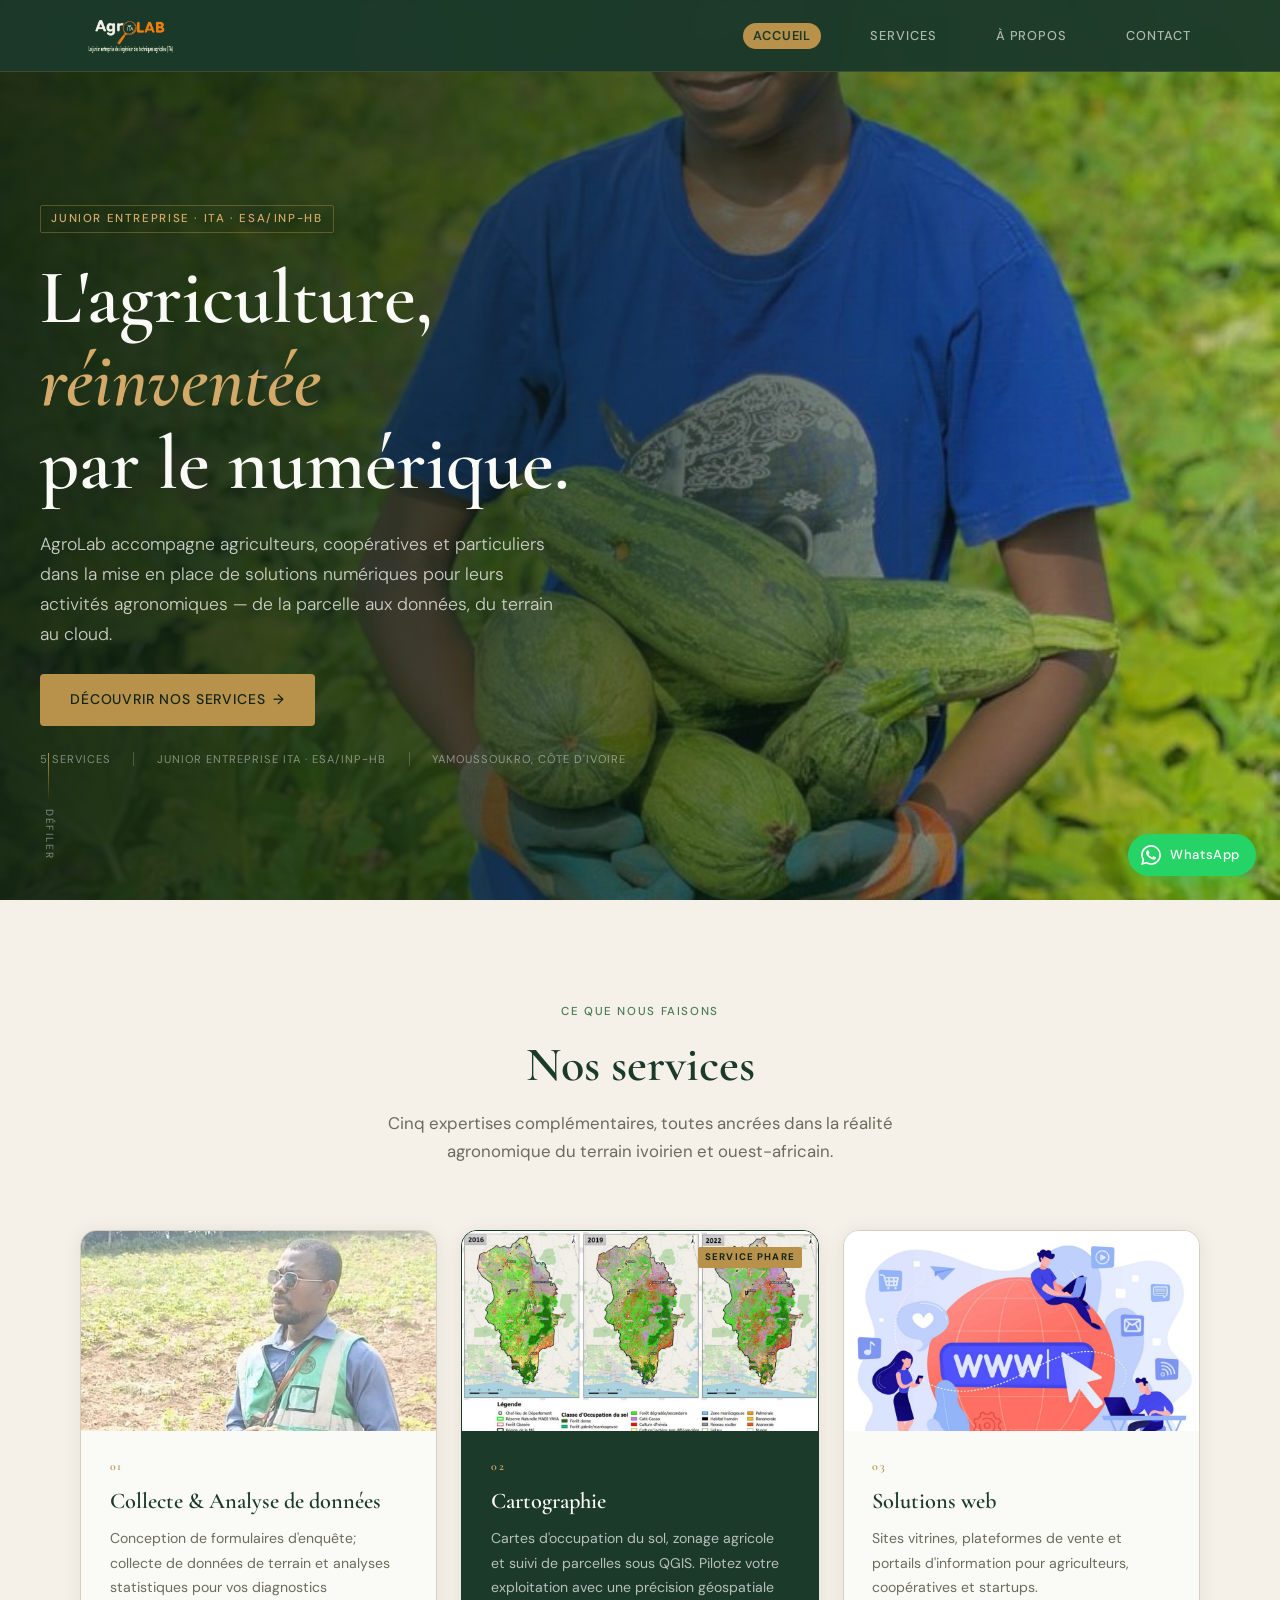
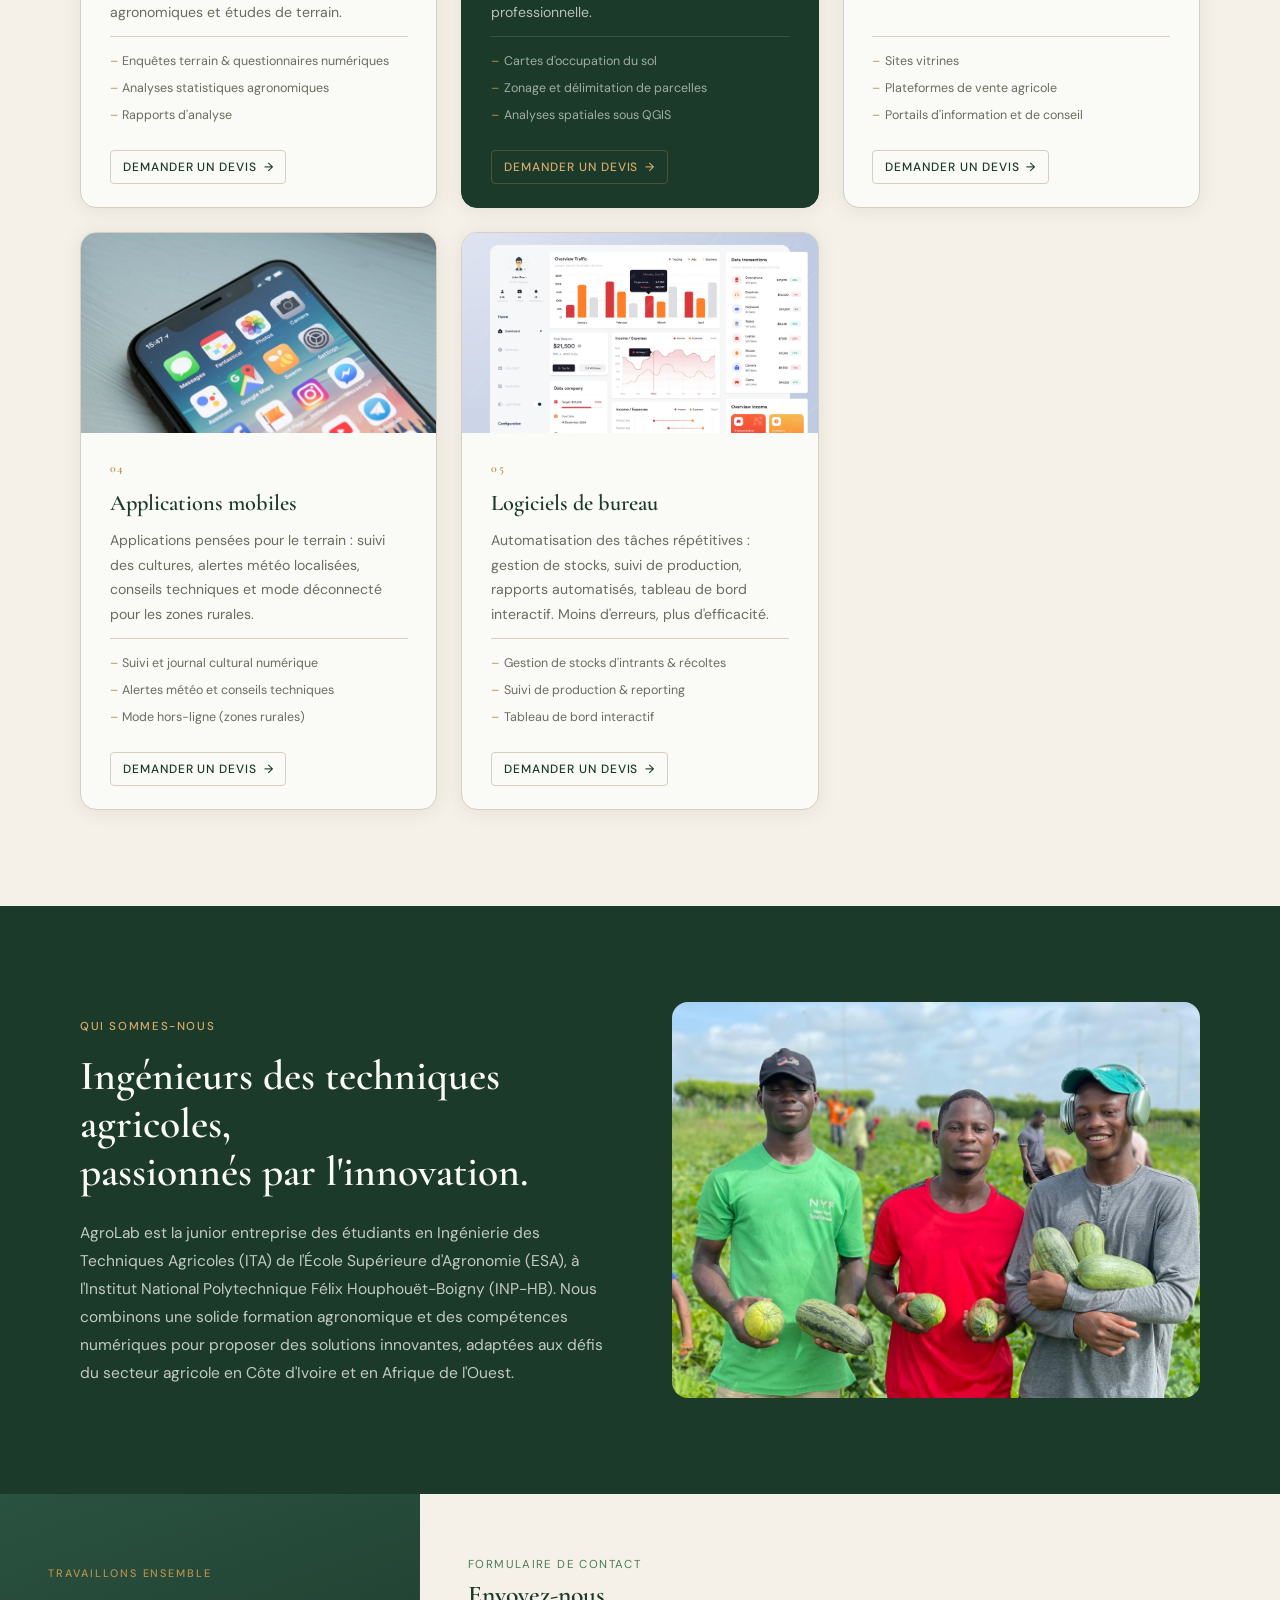
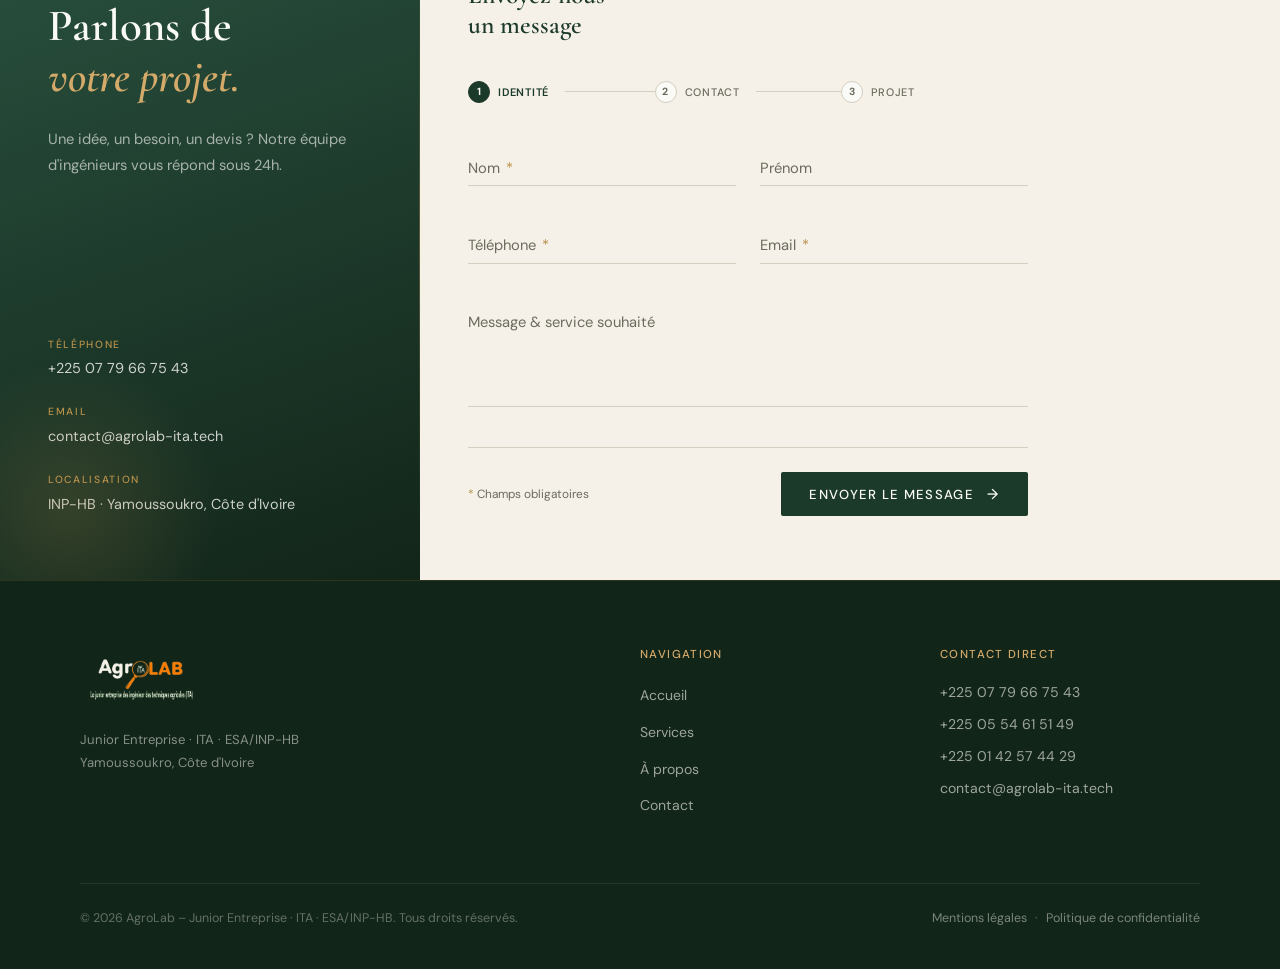
<file: index.html>
<!DOCTYPE html>
<html lang="fr">
<head>
  <meta charset="UTF-8" />
  <meta name="viewport" content="width=device-width, initial-scale=1.0" />

  <!-- ================================================
       SEO – Référencement
  ================================================ -->
  <title>AgroLab – Solutions numériques pour l'agriculture | Yamoussoukro</title>
  <meta name="description" content="AgroLab, Junior Entreprise des étudiants ITA de l'ESA, INP-HB, à Yamoussoukro. Collecte de données, cartographie QGIS, sites web, applications mobiles et logiciels pour l'agriculture en Côte d'Ivoire et en Afrique de l'Ouest." />
  <meta name="keywords" content="agriculture numérique, cartographie agricole, QGIS, collecte de données, application agricole, AgroLab, INP-HB, Yamoussoukro, Côte d'Ivoire, agritech" />
  <meta name="author" content="AgroLab – Junior Entreprise · ITA · ESA/INP-HB" />
  <meta name="robots" content="index, follow" />
  <link rel="canonical" href="https://agrolab-ita.tech/" />
  <meta name="theme-color" content="#1C3A2A" />

  <!-- Open Graph (Facebook, LinkedIn, WhatsApp) -->
  <meta property="og:type" content="website" />
  <meta property="og:site_name" content="AgroLab" />
  <meta property="og:title" content="AgroLab – Solutions numériques pour l'agriculture" />
  <meta property="og:description" content="Collecte de données, cartographie QGIS, sites web, applications mobiles et logiciels pour l'agriculture en Côte d'Ivoire et en Afrique de l'Ouest." />
  <meta property="og:url" content="https://agrolab-ita.tech/" />
  <meta property="og:image" content="https://agrolab-ita.tech/images/IMAGE_FOND2.jpeg" />
  <meta property="og:locale" content="fr_FR" />

  <!-- Twitter Card -->
  <meta name="twitter:card" content="summary_large_image" />
  <meta name="twitter:title" content="AgroLab – Solutions numériques pour l'agriculture" />
  <meta name="twitter:description" content="Collecte de données, cartographie QGIS, sites web, applications mobiles et logiciels pour l'agriculture en Côte d'Ivoire et en Afrique de l'Ouest." />
  <meta name="twitter:image" content="https://agrolab-ita.tech/images/IMAGE_FOND2.jpeg" />

  <!-- Favicon -->
  <link rel="icon" type="image/svg+xml" href="images/favicon.svg" />
  <link rel="apple-touch-icon" href="images/logo_agrolab.png" />

  <!-- Données structurées – LocalBusiness -->
  <script type="application/ld+json">
  {
    "@context": "https://schema.org",
    "@type": "ProfessionalService",
    "name": "AgroLab",
    "description": "Junior Entreprise des étudiants en Ingénierie des Techniques Agricoles (ITA) de l'École Supérieure d'Agronomie (ESA), INP-HB. Solutions numériques pour l'agriculture : collecte de données, cartographie, sites web, applications mobiles et logiciels.",
    "url": "https://agrolab-ita.tech/",
    "logo": "https://agrolab-ita.tech/images/logo_agrolab.png",
    "image": "https://agrolab-ita.tech/images/IMAGE_FOND2.jpeg",
    "email": "contact@agrolab-ita.tech",
    "telephone": "+2250779667543",
    "areaServed": ["Côte d'Ivoire", "Afrique de l'Ouest"],
    "address": {
      "@type": "PostalAddress",
      "addressLocality": "Yamoussoukro",
      "addressRegion": "Lacs",
      "addressCountry": "CI",
      "streetAddress": "INP-HB"
    },
    "parentOrganization": {
      "@type": "CollegeOrUniversity",
      "name": "École Supérieure d'Agronomie (ESA) – Institut National Polytechnique Félix Houphouët-Boigny (INP-HB)"
    }
  }
  </script>

  <!-- Google Fonts : Cormorant Garamond (titres) + DM Sans (corps) -->
  <link rel="preconnect" href="https://fonts.googleapis.com" />
  <link rel="preconnect" href="https://fonts.gstatic.com" crossorigin />
  <link href="https://fonts.googleapis.com/css2?family=Cormorant+Garamond:ital,wght@0,400;0,600;0,700;1,400&family=DM+Sans:wght@300;400;500&display=swap" rel="stylesheet" />

  <link rel="stylesheet" href="css/style.css" />
</head>
<body>

  <!-- Lien d'évitement pour l'accessibilité clavier -->
  <a href="#accueil" class="skip-link">Aller au contenu principal</a>

  <!-- ═══════════════════════════════════════════
       HEADER – Navigation principale
  ═══════════════════════════════════════════ -->
  <header class="header" id="header">
    <div class="header__inner">

      <!-- LOGO
      -->
      <a href="#accueil" class="logo">
        <img src="images/logo-agrolab-clair.png" alt="AgroLab – La Junior Entreprise des Ingénieurs des Techniques Agricoles (ITA)" width="657" height="380" />
      </a>

      <button class="nav-toggle" id="navToggle" aria-label="Ouvrir le menu" aria-expanded="false">
        <span></span><span></span><span></span>
      </button>

      <nav class="nav" id="mainNav" aria-label="Navigation principale">
        <ul class="nav__list">
          <li><a href="#accueil"  class="nav__link">Accueil</a></li>
          <li><a href="#services" class="nav__link">Services</a></li>
          <li><a href="#equipe"   class="nav__link">À propos</a></li>
          <li><a href="#contact"  class="nav__link">Contact</a></li>
        </ul>
      </nav>
    </div>
  </header>


  <!-- ═══════════════════════════════════════════
       HERO – Section d'accueil
  ═══════════════════════════════════════════ -->
  <section class="hero" id="accueil" aria-label="Accueil">

    <!-- IMAGE HERO
    -->
    <div class="hero__visual" aria-hidden="true">
      <img
        src="images/IMAGE_FOND2.jpeg"
        data-fallback="https://picsum.photos/seed/farm/1920/1080"
        alt="activité en parcelle agricole"
        class="hero__bg-img"
        width="1920" height="1040"
        loading="eager" fetchpriority="high"
        onerror="if(!this._tried){this._tried=true;this.src=this.dataset.fallback}"
      />
      <div class="grid-anim" aria-hidden="true"></div>
    </div>

    <div class="hero__content">
      <span class="hero__tag">Junior Entreprise · ITA · ESA/INP-HB</span>
      <h1 class="hero__title">
        L'agriculture,<br />
        <em>réinventée</em><br />
        par le numérique.
      </h1>
      <p class="hero__sub">
        AgroLab accompagne agriculteurs, coopératives et particuliers dans la
        mise en place de solutions numériques pour leurs activités agronomiques — de la parcelle
        aux données, du terrain au cloud.
      </p>
      <a href="#services" class="btn btn--primary">
        Découvrir nos services
        <span class="btn__arrow" aria-hidden="true">→</span>
      </a>

      <!-- Bandeau de confiance -->
      <div class="hero__trust" aria-label="Indicateurs de confiance">
        <span class="hero__trust-item">5 services</span>
        <span class="hero__trust-divider" aria-hidden="true"></span>
        <span class="hero__trust-item">Junior Entreprise ITA · ESA/INP-HB</span>
        <span class="hero__trust-divider" aria-hidden="true"></span>
        <span class="hero__trust-item">Yamoussoukro, Côte d'Ivoire</span>
      </div>
    </div>

    <div class="hero__scroll" aria-hidden="true">
      <span class="hero__scroll-line"></span>
      <span class="hero__scroll-text">Défiler</span>
    </div>
  </section>


  <!-- ═══════════════════════════════════════════
       SECTION – Nos services
  ═══════════════════════════════════════════ -->
  <section class="services" id="services" aria-label="Nos services">
    <div class="container">

      <header class="section-header">
        <span class="section-tag">Ce que nous faisons</span>
        <h2 class="section-title">Nos services</h2>
        <p class="section-intro">
          Cinq expertises complémentaires, toutes ancrées dans la réalité
          agronomique du terrain ivoirien et ouest-africain.
        </p>
      </header>

      <div class="services__grid">

        <!-- 01 – Collecte & Analyse de données -->
        <article class="service-card">
          <div class="service-card__media">
            
            <img
              src="images/keli-enquete.jpeg"
              alt="Étudiant ITA effectuant une collecte de données dans un champ agricole"
              width="800" height="400"
              loading="lazy"
            />
          </div>
          <div class="service-card__body">
            <span class="service-card__num">01</span>
            <h3 class="service-card__title">Collecte &amp; Analyse de données</h3>
            <p class="service-card__desc">
              Conception de formulaires d'enquête; collecte de données de terrain et analyses statistiques
              pour vos diagnostics agronomiques et études de terrain.
            </p>
            <ul class="service-card__list">
              <li>Enquêtes terrain &amp; questionnaires numériques</li>
              <li>Analyses statistiques agronomiques</li>
              <li>Rapports d'analyse</li>
            </ul>
            <a href="#contact" class="service-card__cta" data-service="Collecte &amp; Analyse de données">
              Demander un devis
              <span class="service-card__cta-arrow" aria-hidden="true">→</span>
            </a>
          </div>
        </article>

        <!-- 02 – Cartographie (SERVICE PHARE) -->
        <article class="service-card service-card--featured">
          <div class="service-card__media" style="position:relative">
            <span class="service-card__badge">Service phare</span>
            
            <img
              src="images/carto.jpeg"
              alt="Carte satellite et zonage agricole sous QGIS"
              width="800" height="400"
              loading="lazy"
            />
          </div>
          <div class="service-card__body">
            <span class="service-card__num">02</span>
            <h3 class="service-card__title">Cartographie</h3>
            <p class="service-card__desc">
              Cartes d'occupation du sol, zonage agricole et suivi de parcelles sous QGIS.
              Pilotez votre exploitation avec une précision géospatiale professionnelle.
            </p>
            <ul class="service-card__list">
              <li>Cartes d'occupation du sol</li>
              <li>Zonage et délimitation de parcelles</li>
              <li>Analyses spatiales sous QGIS</li>
            </ul>
            <a href="#contact" class="service-card__cta" data-service="Cartographie">
              Demander un devis
              <span class="service-card__cta-arrow" aria-hidden="true">→</span>
            </a>
          </div>
        </article>

        <!-- 03 – Solutions web -->
        <article class="service-card">
          <div class="service-card__media">
            
            <img
              src="images/site-web.jpg"
              alt="Développement de solutions web pour le secteur agricole"
              width="1080" height="800"
              loading="lazy"
            />
          </div>
          <div class="service-card__body">
            <span class="service-card__num">03</span>
            <h3 class="service-card__title">Solutions web</h3>
            <p class="service-card__desc">
              Sites vitrines, plateformes de vente et portails d'information pour
              agriculteurs, coopératives et startups.
            </p>
            <ul class="service-card__list">
              <li>Sites vitrines</li>
              <li>Plateformes de vente agricole</li>
              <li>Portails d'information et de conseil</li>
            </ul>
            <a href="#contact" class="service-card__cta" data-service="Solutions web">
              Demander un devis
              <span class="service-card__cta-arrow" aria-hidden="true">→</span>
            </a>
          </div>
        </article>

        <!-- 04 – Applications mobiles -->
        <article class="service-card">
          <div class="service-card__media">
            
            <img
              src="images/app-mobile.jpeg"
              alt="Application mobile de suivi des cultures agricoles"
              width="800" height="533"
              loading="lazy"
            />
          </div>
          <div class="service-card__body">
            <span class="service-card__num">04</span>
            <h3 class="service-card__title">Applications mobiles</h3>
            <p class="service-card__desc">
              Applications pensées pour le terrain : suivi des cultures, alertes météo
              localisées, conseils techniques et mode déconnecté pour les zones rurales.
            </p>
            <ul class="service-card__list">
              <li>Suivi et journal cultural numérique</li>
              <li>Alertes météo et conseils techniques</li>
              <li>Mode hors-ligne (zones rurales)</li>
            </ul>
            <a href="#contact" class="service-card__cta" data-service="Applications mobiles">
              Demander un devis
              <span class="service-card__cta-arrow" aria-hidden="true">→</span>
            </a>
          </div>
        </article>

        <!-- 05 – Logiciels de bureau -->
        <article class="service-card">
          <div class="service-card__media">
            
            <img
              src="images/bureau.avif"
              alt="Tableau de bord logiciel de gestion agricole"
              width="800" height="400"
              loading="lazy"
            />
          </div>
          <div class="service-card__body">
            <span class="service-card__num">05</span>
            <h3 class="service-card__title">Logiciels de bureau</h3>
            <p class="service-card__desc">
              Automatisation des tâches répétitives : gestion de stocks, suivi de production,
              rapports automatisés, tableau de bord interactif. Moins d'erreurs, plus d'efficacité.
            </p>
            <ul class="service-card__list">
              <li>Gestion de stocks d'intrants &amp; récoltes</li>
              <li>Suivi de production &amp; reporting</li>
              <li>Tableau de bord interactif</li>
            </ul>
            <a href="#contact" class="service-card__cta" data-service="Logiciels de bureau">
              Demander un devis
              <span class="service-card__cta-arrow" aria-hidden="true">→</span>
            </a>
          </div>
        </article>

      </div><!-- /.services__grid -->
    </div><!-- /.container -->
  </section>


  <!-- ═══════════════════════════════════════════
       SECTION – À propos / Équipe
  ═══════════════════════════════════════════ -->
  <section class="about-band" id="equipe" aria-label="À propos d'AgroLab">
    <div class="container">
      <div class="about-band__inner">

        <div class="about-band__text">
          <span class="section-tag" style="color:var(--c-gold-l)">Qui sommes-nous</span>
          <h2 class="about-band__title">
            Ingénieurs des techniques agricoles,<br />
            passionnés par l'innovation.
          </h2>
          <p>
            AgroLab est la junior entreprise des étudiants en Ingénierie des Techniques
            Agricoles (ITA) de l'École Supérieure d'Agronomie (ESA), à l'Institut National
            Polytechnique Félix Houphouët-Boigny (INP-HB). Nous combinons une solide formation
            agronomique et des compétences
            numériques pour proposer des solutions innovantes, adaptées aux défis du
            secteur agricole en Côte d'Ivoire et en Afrique de l'Ouest.
          </p>
        </div>

        <div class="about-band__visual">
          
          <img
            src="images/groupe-equipe.jpeg"
            alt="Équipe AgroLab – étudiants ITA de l'ESA, INP-HB"
            width="900" height="675"
            loading="lazy"
          />
        </div>

      </div>
    </div>
  </section>


  <!-- ═══════════════════════════════════════════
       SECTION – Formulaire de contact     
  ═══════════════════════════════════════════ -->
  <section class="contact" id="contact" aria-label="Nous contacter">
    <div class="contact__inner">

      <!-- Panneau gauche : informations de contact -->
      <div class="contact__panel">
        <div>
          <span class="contact__panel-tag">Travaillons ensemble</span>
          <h2 class="contact__panel-title">
            Parlons de<br /><em>votre projet.</em>
          </h2>
          <p class="contact__panel-desc">
            Une idée, un besoin, un devis ? Notre équipe d'ingénieurs
            vous répond sous 24h.
          </p>
        </div>
        <div class="contact__info-list">
          <div class="contact__info-item">
            <span class="contact__info-label">Téléphone</span>
            <a class="contact__info-value" href="tel:+2250779667543">+225 07 79 66 75 43</a>
          </div>
          <div class="contact__info-item">
            <span class="contact__info-label">Email</span>
            <a class="contact__info-value" href="mailto:contact@agrolab-ita.tech">contact@agrolab-ita.tech</a>
          </div>
          <div class="contact__info-item">
            <span class="contact__info-label">Localisation</span>
            <span class="contact__info-value">INP-HB · Yamoussoukro, Côte d'Ivoire</span>
          </div>
        </div>
        <span class="contact__panel-line" aria-hidden="true"></span>
      </div>

      <!-- Zone formulaire -->
      <div class="contact__form-wrap">
        <form class="contact-form" id="contactForm" novalidate aria-label="Formulaire de contact">

          <h3 class="form-heading">
            <span>Formulaire de contact</span>
            Envoyez-nous<br />un message
          </h3>

          <!-- Étapes de progression (JS les anime dynamiquement) -->
          <div class="form-steps" aria-label="Progression du formulaire" role="list">
            <div class="form-step active" id="step1" role="listitem">
              <span class="form-step__dot">1</span>
              <span>Identité</span>
            </div>
            <div class="form-step" id="step2" role="listitem">
              <span class="form-step__dot">2</span>
              <span>Contact</span>
            </div>
            <div class="form-step" id="step3" role="listitem">
              <span class="form-step__dot">3</span>
              <span>Projet</span>
            </div>
          </div>

          <!-- Web3Forms — champs cachés.
               ⚠️ REMPLACEZ la valeur de access_key par votre clé gratuite
               obtenue sur https://web3forms.com (entrez juste l'email qui
               doit recevoir les messages, la clé arrive par email). -->
          <input type="hidden" name="access_key" value="d62c61dc-076f-4855-9303-d4d48fae323f" />
          <input type="hidden" name="subject" value="Nouveau message depuis le site AgroLab" />
          <input type="hidden" name="from_name" value="Site AgroLab" />

          <!-- Honeypot anti-spam -->
          <div class="visually-hidden" aria-hidden="true">
            <input type="checkbox" name="botcheck" tabindex="-1" autocomplete="off" />
            <input type="text" name="website" tabindex="-1" autocomplete="off" />
          </div>

          <div class="form-row">
            <div class="form-field">
              <input type="text" id="nom" name="nom"
                class="form-field__input" placeholder="Kouassi"
                required aria-required="true" autocomplete="family-name" />
              <label for="nom" class="form-field__label">
                Nom<span class="form-field__req" aria-hidden="true"> *</span>
              </label>
              <span class="form-field__bar" aria-hidden="true"></span>
              <span class="form-field__error" role="alert" aria-live="polite"></span>
            </div>
            <div class="form-field">
              <input type="text" id="prenom" name="prenom"
                class="form-field__input" placeholder="Arnaud"
                autocomplete="given-name" />
              <label for="prenom" class="form-field__label">Prénom</label>
              <span class="form-field__bar" aria-hidden="true"></span>
            </div>
          </div>

          <div class="form-row">
            <div class="form-field">
              <input type="tel" id="telephone" name="telephone"
                class="form-field__input" placeholder="+225 07 00 00 00 00"
                required aria-required="true" autocomplete="tel" />
              <label for="telephone" class="form-field__label">
                Téléphone<span class="form-field__req" aria-hidden="true"> *</span>
              </label>
              <span class="form-field__bar" aria-hidden="true"></span>
              <span class="form-field__error" role="alert" aria-live="polite"></span>
            </div>
            <div class="form-field">
              <input type="email" id="email" name="email"
                class="form-field__input" placeholder="vous@exemple.com"
                required aria-required="true" autocomplete="email" />
              <label for="email" class="form-field__label">
                Email<span class="form-field__req" aria-hidden="true"> *</span>
              </label>
              <span class="form-field__bar" aria-hidden="true"></span>
              <span class="form-field__error" role="alert" aria-live="polite"></span>
            </div>
          </div>

          <div class="form-field">
            <textarea id="message" name="message"
              class="form-field__input form-field__input--textarea"
              placeholder="Décrivez votre projet…" rows="4"></textarea>
            <label for="message" class="form-field__label">
              Message &amp; service souhaité
            </label>
            <span class="form-field__bar" aria-hidden="true"></span>
          </div>

          <div class="form-actions">
            <p class="form-note">
              <span style="color:var(--c-gold)">*</span> Champs obligatoires
            </p>
            <button type="submit" class="btn-send">
              <span class="btn-send__text">Envoyer le message</span>
              <span class="btn-send__arrow" aria-hidden="true">→</span>
            </button>
          </div>

          <div class="form-success" id="formSuccess" role="alert" aria-live="polite" hidden>
            Message reçu — nous vous répondrons très prochainement.
          </div>

        </form>
      </div><!-- /.contact__form-wrap -->

    </div><!-- /.contact__inner -->
  </section>


  <!-- ═══════════════════════════════════════════
       FOOTER
  ═══════════════════════════════════════════ -->
  <footer class="footer" aria-label="Pied de page">
    <div class="container">
      <div class="footer__inner">

        <div class="footer__brand">
          <!-- Logo footer — même concept que le header -->
          <a href="#accueil" class="logo">
            <img src="images/logo-agrolab-clair.png" alt="AgroLab" width="657" height="380" />
          </a>
          <p class="footer__tagline">
            Junior Entreprise · ITA · ESA/INP-HB<br />
            Yamoussoukro, Côte d'Ivoire
          </p>
        </div>

        <nav class="footer__nav" aria-label="Navigation pied de page">
          <h3 class="footer__nav-title">Navigation</h3>
          <ul>
            <li><a href="#accueil">Accueil</a></li>
            <li><a href="#services">Services</a></li>
            <li><a href="#equipe">À propos</a></li>
            <li><a href="#contact">Contact</a></li>
          </ul>
        </nav>

        <div class="footer__contact">
          <h3 class="footer__nav-title">Contact direct</h3>
          <p><a href="tel:+2250779667543">+225 07 79 66 75 43</a></p>
          <p><a href="tel:+2250554615149">+225 05 54 61 51 49</a></p>
          <p><a href="tel:+2250142574429">+225 01 42 57 44 29</a></p>
          <p><a href="mailto:contact@agrolab-ita.tech">contact@agrolab-ita.tech</a></p>
        </div>

      </div>

      <div class="footer__bottom">
        <p>© <span id="currentYear"></span> AgroLab – Junior Entreprise · ITA · ESA/INP-HB. Tous droits réservés.</p>
        <nav class="footer__legal" aria-label="Liens légaux">
          <a href="mentions-legales.html">Mentions légales</a>
          <span aria-hidden="true">·</span>
          <a href="confidentialite.html">Politique de confidentialité</a>
        </nav>
      </div>
    </div>
  </footer>


  <!-- ═══════════════════════════════════════════
       BOUTON WHATSAPP FIXE
  ═══════════════════════════════════════════ -->
  <a
    href="https://wa.me/2250779667543?text=Bonjour%20AgroLab%2C%20je%20souhaite%20en%20savoir%20plus%20sur%20vos%20services."
    class="whatsapp-btn"
    id="whatsappBtn"
    target="_blank"
    rel="noopener noreferrer"
    aria-label="Nous contacter sur WhatsApp"
    title="Contacter AgroLab sur WhatsApp"
  >
    <svg class="whatsapp-btn__icon" viewBox="0 0 24 24" fill="currentColor" aria-hidden="true" focusable="false">
      <path d="M17.472 14.382c-.297-.149-1.758-.867-2.03-.967-.273-.099-.471-.148-.67.15-.197.297-.767.966-.94 1.164-.173.199-.347.223-.644.075-.297-.15-1.255-.463-2.39-1.475-.883-.788-1.48-1.761-1.653-2.059-.173-.297-.018-.458.13-.606.134-.133.298-.347.446-.52.149-.174.198-.298.298-.497.099-.198.05-.371-.025-.52-.075-.149-.669-1.612-.916-2.207-.242-.579-.487-.5-.669-.51-.173-.008-.371-.01-.57-.01-.198 0-.52.074-.792.372-.272.297-1.04 1.016-1.04 2.479 0 1.462 1.065 2.875 1.213 3.074.149.198 2.096 3.2 5.077 4.487.709.306 1.262.489 1.694.625.712.227 1.36.195 1.871.118.571-.085 1.758-.719 2.006-1.413.248-.694.248-1.289.173-1.413-.074-.124-.272-.198-.57-.347m-5.421 7.403h-.004a9.87 9.87 0 01-5.031-1.378l-.361-.214-3.741.982.998-3.648-.235-.374a9.86 9.86 0 01-1.51-5.26c.001-5.45 4.436-9.884 9.888-9.884 2.64 0 5.122 1.03 6.988 2.898a9.825 9.825 0 012.893 6.994c-.003 5.45-4.437 9.884-9.885 9.884m8.413-18.297A11.815 11.815 0 0012.05 0C5.495 0 .16 5.335.157 11.892c0 2.096.547 4.142 1.588 5.945L.057 24l6.305-1.654a11.882 11.882 0 005.683 1.448h.005c6.554 0 11.89-5.335 11.893-11.893a11.821 11.821 0 00-3.48-8.413Z"/>
    </svg>
    <span class="whatsapp-btn__label">WhatsApp</span>
  </a>

  <script src="js/main.js"></script>
</body>
</html>
</file>
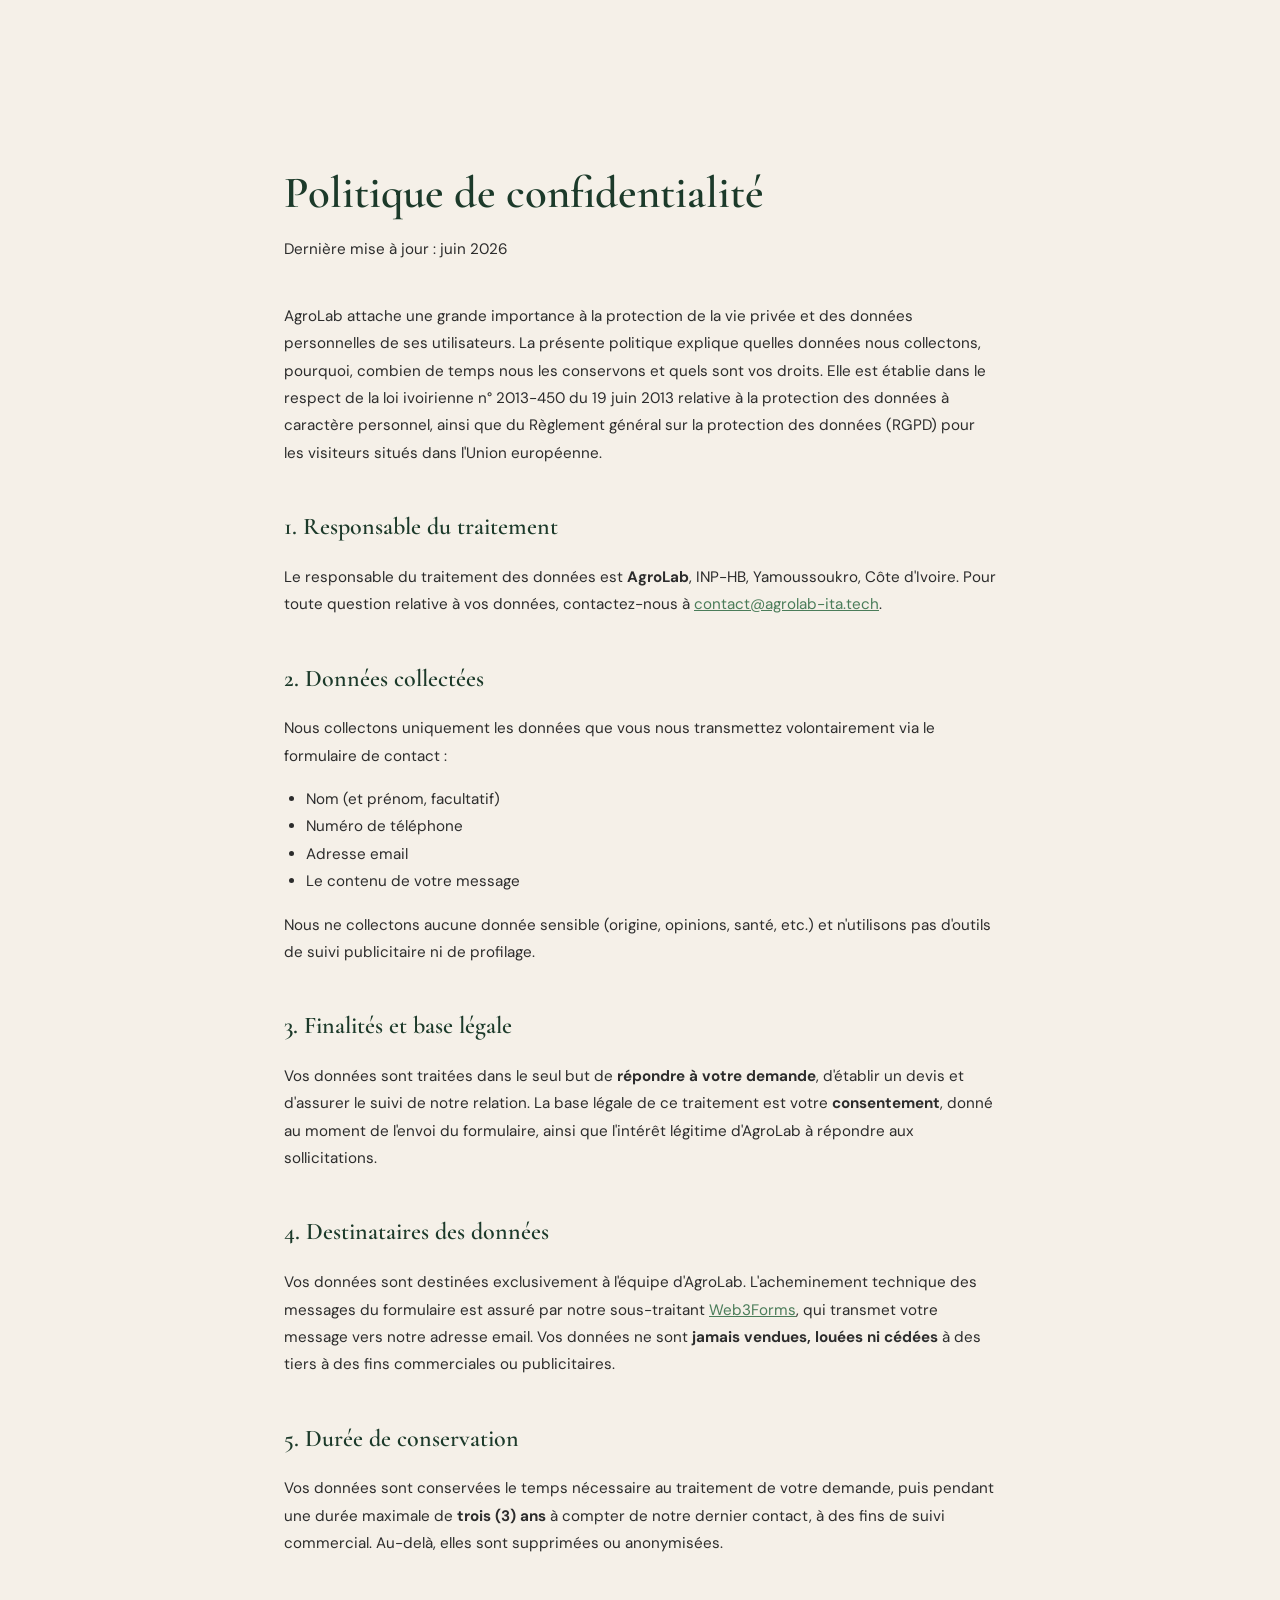
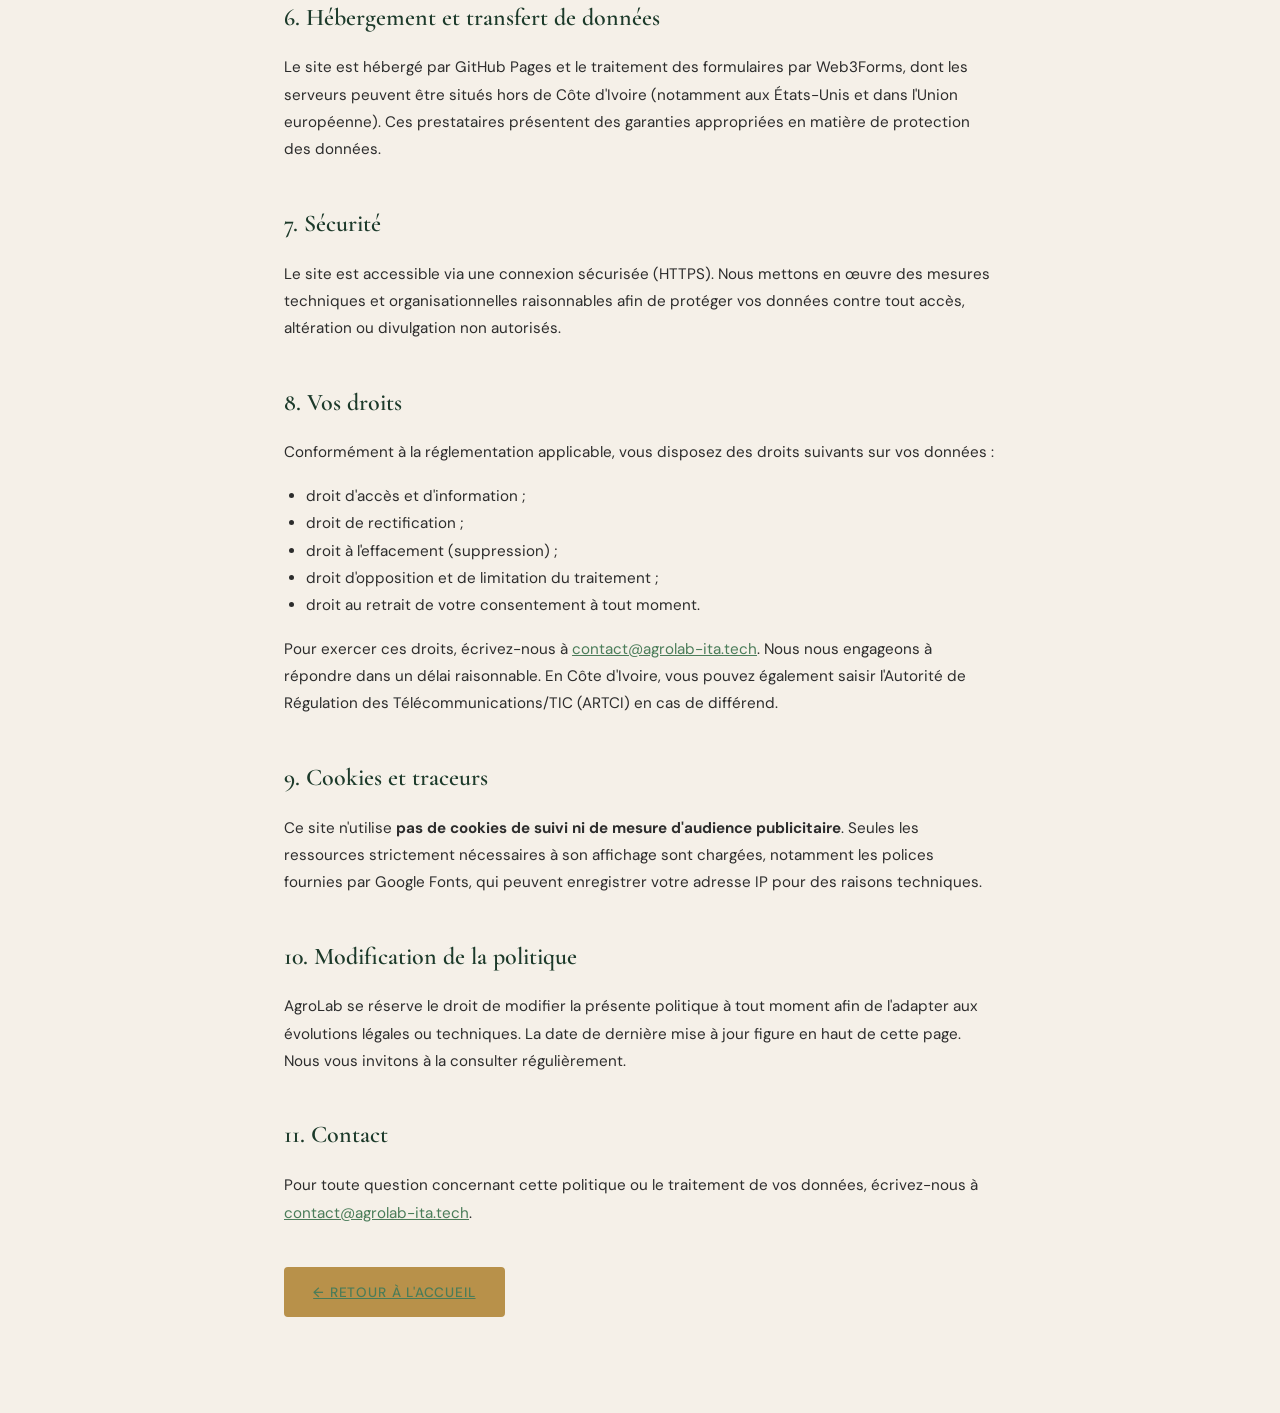
<file: confidentialite.html>
<!DOCTYPE html>
<html lang="fr">
<head>
  <meta charset="UTF-8" />
  <meta name="viewport" content="width=device-width, initial-scale=1.0" />
  <title>Politique de confidentialité – AgroLab</title>
  <meta name="description" content="Politique de confidentialité du site AgroLab : données collectées via le formulaire de contact, finalités, durée de conservation, sécurité et vos droits." />
  <meta name="robots" content="noindex, follow" />
  <link rel="canonical" href="https://agrolab-ita.tech/confidentialite.html" />
  <meta name="theme-color" content="#1C3A2A" />
  <link rel="icon" type="image/svg+xml" href="images/favicon.svg" />
  <link rel="preconnect" href="https://fonts.googleapis.com" />
  <link rel="preconnect" href="https://fonts.gstatic.com" crossorigin />
  <link href="https://fonts.googleapis.com/css2?family=Cormorant+Garamond:ital,wght@0,400;0,600;0,700;1,400&family=DM+Sans:wght@300;400;500&display=swap" rel="stylesheet" />
  <link rel="stylesheet" href="css/style.css" />
</head>
<body>
  <main class="legal">
    <h1>Politique de confidentialité</h1>
    <p class="legal__updated">Dernière mise à jour : juin 2026</p>

    <p>
      AgroLab attache une grande importance à la protection de la vie privée et des données
      personnelles de ses utilisateurs. La présente politique explique quelles données nous
      collectons, pourquoi, combien de temps nous les conservons et quels sont vos droits.
      Elle est établie dans le respect de la loi ivoirienne n° 2013-450 du 19 juin 2013
      relative à la protection des données à caractère personnel, ainsi que du Règlement
      général sur la protection des données (RGPD) pour les visiteurs situés dans l'Union
      européenne.
    </p>

    <h2>1. Responsable du traitement</h2>
    <p>
      Le responsable du traitement des données est <strong>AgroLab</strong>, INP-HB,
      Yamoussoukro, Côte d'Ivoire. Pour toute question relative à vos données, contactez-nous
      à <a href="mailto:contact@agrolab-ita.tech">contact@agrolab-ita.tech</a>.
    </p>

    <h2>2. Données collectées</h2>
    <p>Nous collectons uniquement les données que vous nous transmettez volontairement via le formulaire de contact :</p>
    <ul>
      <li>Nom (et prénom, facultatif)</li>
      <li>Numéro de téléphone</li>
      <li>Adresse email</li>
      <li>Le contenu de votre message</li>
    </ul>
    <p>
      Nous ne collectons aucune donnée sensible (origine, opinions, santé, etc.) et n'utilisons
      pas d'outils de suivi publicitaire ni de profilage.
    </p>

    <h2>3. Finalités et base légale</h2>
    <p>
      Vos données sont traitées dans le seul but de <strong>répondre à votre demande</strong>,
      d'établir un devis et d'assurer le suivi de notre relation. La base légale de ce
      traitement est votre <strong>consentement</strong>, donné au moment de l'envoi du
      formulaire, ainsi que l'intérêt légitime d'AgroLab à répondre aux sollicitations.
    </p>

    <h2>4. Destinataires des données</h2>
    <p>
      Vos données sont destinées exclusivement à l'équipe d'AgroLab. L'acheminement technique
      des messages du formulaire est assuré par notre sous-traitant
      <a href="https://web3forms.com" target="_blank" rel="noopener noreferrer">Web3Forms</a>,
      qui transmet votre message vers notre adresse email. Vos données ne sont
      <strong>jamais vendues, louées ni cédées</strong> à des tiers à des fins commerciales
      ou publicitaires.
    </p>

    <h2>5. Durée de conservation</h2>
    <p>
      Vos données sont conservées le temps nécessaire au traitement de votre demande, puis
      pendant une durée maximale de <strong>trois (3) ans</strong> à compter de notre dernier
      contact, à des fins de suivi commercial. Au-delà, elles sont supprimées ou anonymisées.
    </p>

    <h2>6. Hébergement et transfert de données</h2>
    <p>
      Le site est hébergé par GitHub Pages et le traitement des formulaires par Web3Forms, dont
      les serveurs peuvent être situés hors de Côte d'Ivoire (notamment aux États-Unis et dans
      l'Union européenne). Ces prestataires présentent des garanties appropriées en matière de
      protection des données.
    </p>

    <h2>7. Sécurité</h2>
    <p>
      Le site est accessible via une connexion sécurisée (HTTPS). Nous mettons en œuvre des
      mesures techniques et organisationnelles raisonnables afin de protéger vos données contre
      tout accès, altération ou divulgation non autorisés.
    </p>

    <h2>8. Vos droits</h2>
    <p>Conformément à la réglementation applicable, vous disposez des droits suivants sur vos données :</p>
    <ul>
      <li>droit d'accès et d'information ;</li>
      <li>droit de rectification ;</li>
      <li>droit à l'effacement (suppression) ;</li>
      <li>droit d'opposition et de limitation du traitement ;</li>
      <li>droit au retrait de votre consentement à tout moment.</li>
    </ul>
    <p>
      Pour exercer ces droits, écrivez-nous à
      <a href="mailto:contact@agrolab-ita.tech">contact@agrolab-ita.tech</a>. Nous nous engageons
      à répondre dans un délai raisonnable. En Côte d'Ivoire, vous pouvez également saisir
      l'Autorité de Régulation des Télécommunications/TIC (ARTCI) en cas de différend.
    </p>

    <h2>9. Cookies et traceurs</h2>
    <p>
      Ce site n'utilise <strong>pas de cookies de suivi ni de mesure d'audience publicitaire</strong>.
      Seules les ressources strictement nécessaires à son affichage sont chargées, notamment les
      polices fournies par Google Fonts, qui peuvent enregistrer votre adresse IP pour des raisons
      techniques.
    </p>

    <h2>10. Modification de la politique</h2>
    <p>
      AgroLab se réserve le droit de modifier la présente politique à tout moment afin de
      l'adapter aux évolutions légales ou techniques. La date de dernière mise à jour figure en
      haut de cette page. Nous vous invitons à la consulter régulièrement.
    </p>

    <h2>11. Contact</h2>
    <p>
      Pour toute question concernant cette politique ou le traitement de vos données, écrivez-nous à
      <a href="mailto:contact@agrolab-ita.tech">contact@agrolab-ita.tech</a>.
    </p>

    <a class="legal__back btn btn--primary" href="index.html">← Retour à l'accueil</a>
  </main>
</body>
</html>
</file>
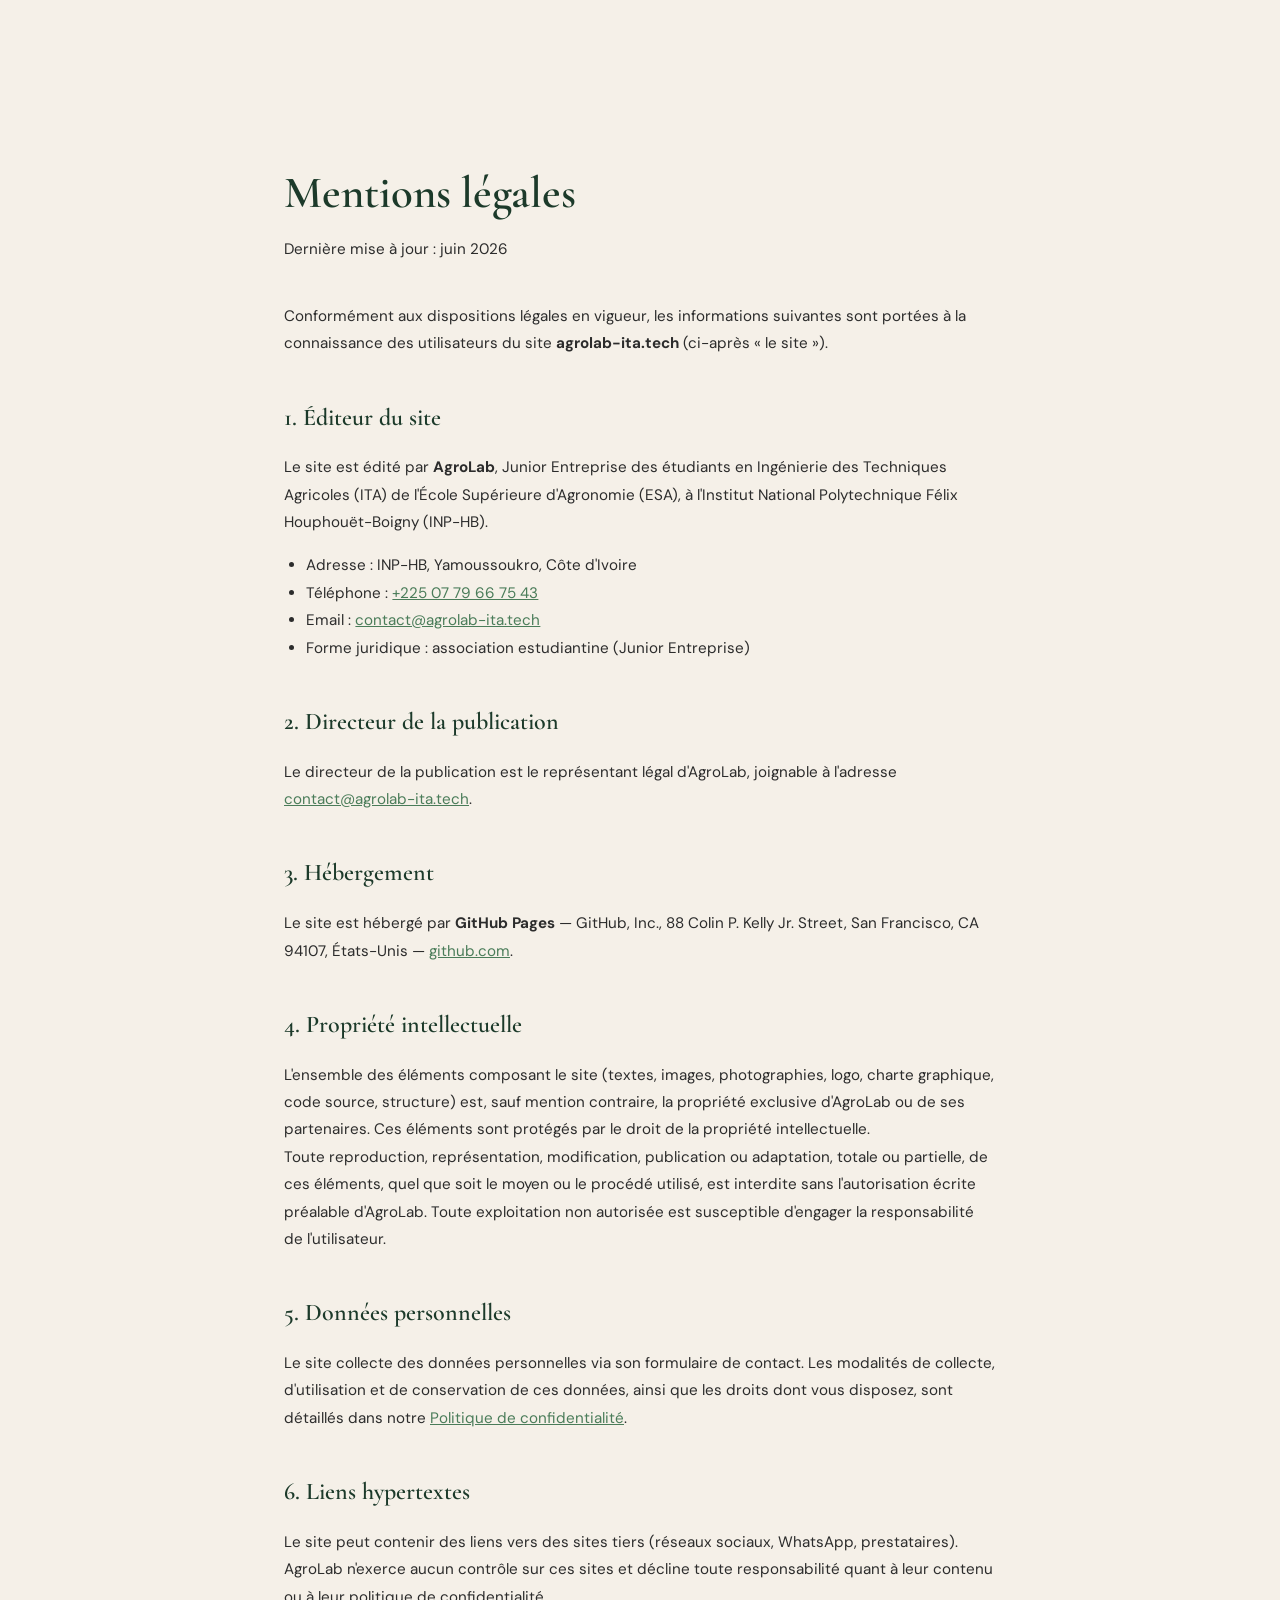
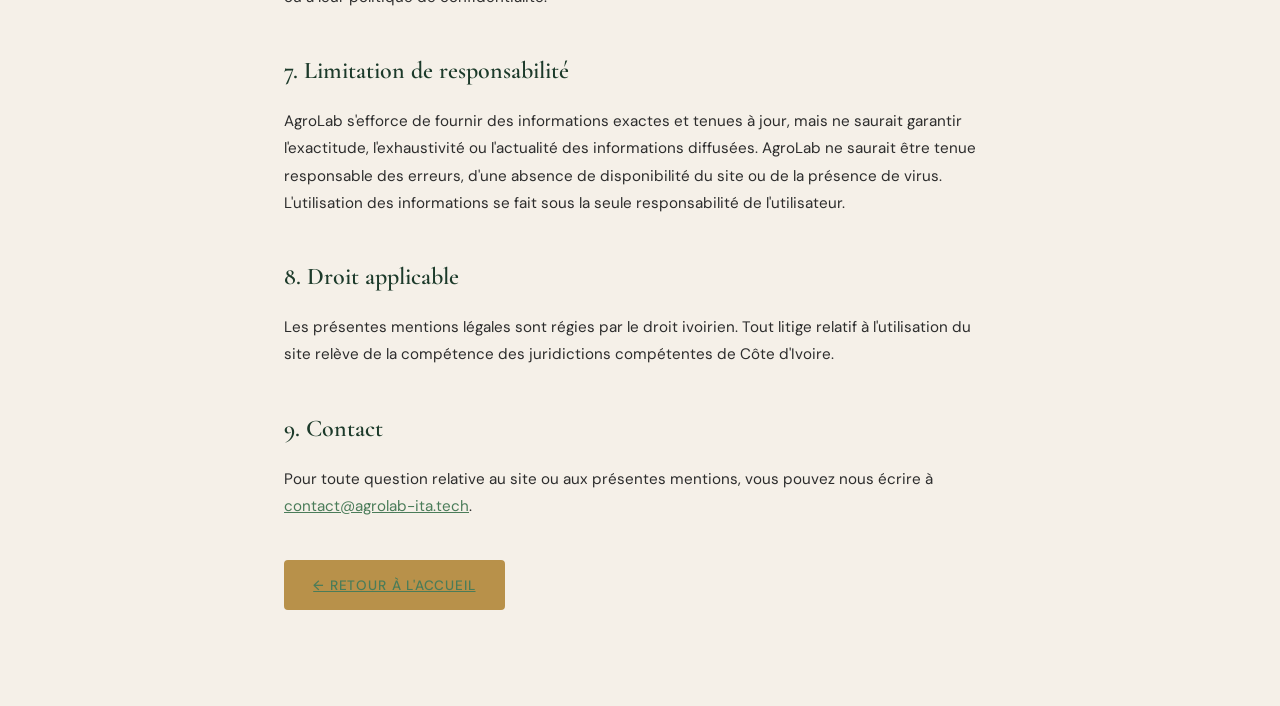
<file: mentions-legales.html>
<!DOCTYPE html>
<html lang="fr">
<head>
  <meta charset="UTF-8" />
  <meta name="viewport" content="width=device-width, initial-scale=1.0" />
  <title>Mentions légales – AgroLab</title>
  <meta name="description" content="Mentions légales du site AgroLab, Junior Entreprise des étudiants ITA de l'ESA, INP-HB, à Yamoussoukro." />
  <meta name="robots" content="noindex, follow" />
  <link rel="canonical" href="https://agrolab-ita.tech/mentions-legales.html" />
  <meta name="theme-color" content="#1C3A2A" />
  <link rel="icon" type="image/svg+xml" href="images/favicon.svg" />
  <link rel="preconnect" href="https://fonts.googleapis.com" />
  <link rel="preconnect" href="https://fonts.gstatic.com" crossorigin />
  <link href="https://fonts.googleapis.com/css2?family=Cormorant+Garamond:ital,wght@0,400;0,600;0,700;1,400&family=DM+Sans:wght@300;400;500&display=swap" rel="stylesheet" />
  <link rel="stylesheet" href="css/style.css" />
</head>
<body>
  <main class="legal">
    <h1>Mentions légales</h1>
    <p class="legal__updated">Dernière mise à jour : juin 2026</p>

    <p>
      Conformément aux dispositions légales en vigueur, les informations suivantes sont
      portées à la connaissance des utilisateurs du site <strong>agrolab-ita.tech</strong>
      (ci-après « le site »).
    </p>

    <h2>1. Éditeur du site</h2>
    <p>
      Le site est édité par <strong>AgroLab</strong>, Junior Entreprise des étudiants en
      Ingénierie des Techniques Agricoles (ITA) de l'École Supérieure d'Agronomie (ESA),
      à l'Institut National Polytechnique Félix Houphouët-Boigny (INP-HB).
    </p>
    <ul>
      <li>Adresse : INP-HB, Yamoussoukro, Côte d'Ivoire</li>
      <li>Téléphone : <a href="tel:+2250779667543">+225 07 79 66 75 43</a></li>
      <li>Email : <a href="mailto:contact@agrolab-ita.tech">contact@agrolab-ita.tech</a></li>
      <li>Forme juridique : association estudiantine (Junior Entreprise)</li>
    </ul>

    <h2>2. Directeur de la publication</h2>
    <p>
      Le directeur de la publication est le représentant légal d'AgroLab,
      joignable à l'adresse <a href="mailto:contact@agrolab-ita.tech">contact@agrolab-ita.tech</a>.
    </p>

    <h2>3. Hébergement</h2>
    <p>
      Le site est hébergé par <strong>GitHub Pages</strong> — GitHub, Inc., 88 Colin P. Kelly Jr.
      Street, San Francisco, CA 94107, États-Unis &mdash;
      <a href="https://github.com" target="_blank" rel="noopener noreferrer">github.com</a>.
    </p>

    <h2>4. Propriété intellectuelle</h2>
    <p>
      L'ensemble des éléments composant le site (textes, images, photographies, logo, charte
      graphique, code source, structure) est, sauf mention contraire, la propriété exclusive
      d'AgroLab ou de ses partenaires. Ces éléments sont protégés par le droit de la propriété
      intellectuelle.
    </p>
    <p>
      Toute reproduction, représentation, modification, publication ou adaptation, totale ou
      partielle, de ces éléments, quel que soit le moyen ou le procédé utilisé, est interdite
      sans l'autorisation écrite préalable d'AgroLab. Toute exploitation non autorisée est
      susceptible d'engager la responsabilité de l'utilisateur.
    </p>

    <h2>5. Données personnelles</h2>
    <p>
      Le site collecte des données personnelles via son formulaire de contact. Les modalités
      de collecte, d'utilisation et de conservation de ces données, ainsi que les droits dont
      vous disposez, sont détaillés dans notre
      <a href="confidentialite.html">Politique de confidentialité</a>.
    </p>

    <h2>6. Liens hypertextes</h2>
    <p>
      Le site peut contenir des liens vers des sites tiers (réseaux sociaux, WhatsApp,
      prestataires). AgroLab n'exerce aucun contrôle sur ces sites et décline toute
      responsabilité quant à leur contenu ou à leur politique de confidentialité.
    </p>

    <h2>7. Limitation de responsabilité</h2>
    <p>
      AgroLab s'efforce de fournir des informations exactes et tenues à jour, mais ne saurait
      garantir l'exactitude, l'exhaustivité ou l'actualité des informations diffusées. AgroLab
      ne saurait être tenue responsable des erreurs, d'une absence de disponibilité du site ou
      de la présence de virus. L'utilisation des informations se fait sous la seule
      responsabilité de l'utilisateur.
    </p>

    <h2>8. Droit applicable</h2>
    <p>
      Les présentes mentions légales sont régies par le droit ivoirien. Tout litige relatif à
      l'utilisation du site relève de la compétence des juridictions compétentes de Côte d'Ivoire.
    </p>

    <h2>9. Contact</h2>
    <p>
      Pour toute question relative au site ou aux présentes mentions, vous pouvez nous écrire à
      <a href="mailto:contact@agrolab-ita.tech">contact@agrolab-ita.tech</a>.
    </p>

    <a class="legal__back btn btn--primary" href="index.html">← Retour à l'accueil</a>
  </main>
</body>
</html>
</file>
<file: css/style.css>
/* =====================================================
   AgroLab — Feuille de style principale
   Version finale avec toutes les améliorations UI/UX
   Palette : Vert forêt (#1C3A2A) · Crème (#F5F0E8) · Or terreux (#B8914A)
   Typo    : Cormorant Garamond (titres) + DM Sans (corps)
===================================================== */

/* ─────────────────────────────────────────────────
   1. VARIABLES & RESET
───────────────────────────────────────────────── */
:root {
  /* Couleurs */
  --c-forest:   #1C3A2A;
  --c-forest-d: #122519;
  --c-forest-l: #2A5240;
  --c-sage:     #4A7C59;
  --c-gold:     #B8914A;
  --c-gold-l:   #D4AA6A;
  --c-cream:    #F5F0E8;
  --c-cream-d:  #EDE6D6;
  --c-white:    #FAFAF7;
  --c-text:     #2C2C2C;
  --c-text-s:   #6B6B5E;
  --c-border:   #D6CEC0;
  --c-error:    #C0392B;

  /* Typographie */
  --f-display: 'Cormorant Garamond', Georgia, serif;
  --f-body:    'DM Sans', system-ui, sans-serif;

  /* Espacements */
  --sp-sm:  1rem;
  --sp-md:  1.5rem;
  --sp-lg:  2.5rem;
  --sp-xl:  4rem;
  --sp-2xl: 6rem;

  /* Mise en page */
  --max-w:    1200px;
  --header-h: 72px;

  /* Rayons */
  --r-sm: 4px;
  --r-md: 8px;
  --r-lg: 16px;

  /* Ombres */
  --shadow-card:   0 2px 20px rgba(28, 58, 42, .08);
  --shadow-card-h: 0 8px 40px rgba(28, 58, 42, .16);

  /* Transitions */
  --t-fast: .18s ease;
  --t-med:  .32s ease;
}

*, *::before, *::after { box-sizing: border-box; margin: 0; padding: 0; }

html {
  scroll-behavior: smooth;
  font-size: 16px;
  -webkit-text-size-adjust: 100%;
}

body {
  font-family: var(--f-body);
  line-height: 1.7;
  color: var(--c-text);
  background: var(--c-cream);
  overflow-x: hidden;
}

img, svg { display: block; max-width: 100%; }
a { color: inherit; text-decoration: none; }
ul { list-style: none; }
button { font-family: var(--f-body); cursor: pointer; border: none; background: none; }

/* Utilitaires */
.container {
  width: 100%;
  max-width: var(--max-w);
  margin-inline: auto;
  padding-inline: var(--sp-md);
}
@media (min-width: 768px) { .container { padding-inline: var(--sp-lg); } }

.visually-hidden {
  position: absolute; width: 1px; height: 1px; padding: 0;
  margin: -1px; overflow: hidden; clip: rect(0,0,0,0);
  white-space: nowrap; border: 0;
}

/* Lien d'évitement (accessibilité clavier) */
.skip-link {
  position: absolute; top: -100px; left: 1rem; z-index: 300;
  background: var(--c-gold); color: var(--c-forest-d);
  padding: .7em 1.2em; border-radius: var(--r-sm);
  font-size: .85rem; font-weight: 600;
  transition: top var(--t-fast);
}
.skip-link:focus { top: 1rem; outline: 2px solid var(--c-forest); outline-offset: 2px; }
/* Logo — version claire, lisible directement sur les fonds verts foncés */
.logo img {
  height: 56px;
  width: auto;
}
/* Logo du footer — légèrement plus grand */
.footer__brand .logo img { height: 68px; }
/* ─────────────────────────────────────────────────
   2. HEADER
───────────────────────────────────────────────── */
.header {
  position: fixed; top: 0; left: 0; right: 0;
  z-index: 100;
  height: var(--header-h);
  background: rgba(28, 58, 42, .96);
  backdrop-filter: blur(12px);
  -webkit-backdrop-filter: blur(12px);
  border-bottom: 1px solid rgba(184, 145, 74, .2);
  transition: box-shadow var(--t-med);
}
.header.scrolled { box-shadow: 0 4px 24px rgba(18, 37, 25, .4); }

.header__inner {
  max-width: var(--max-w); margin-inline: auto;
  padding-inline: var(--sp-md); height: 100%;
  display: flex; align-items: center;
  justify-content: space-between; gap: var(--sp-sm);
}
@media (min-width: 768px) { .header__inner { padding-inline: var(--sp-lg); } }

/* Logo */
.logo { display: flex; align-items: center; gap: .6rem; }

.logo__mark {
  display: inline-flex; align-items: center; justify-content: center;
  width: 36px; height: 36px;
  background: var(--c-gold); color: var(--c-forest);
  font-family: var(--f-display); font-weight: 700;
  font-size: .9rem; letter-spacing: .03em;
  border-radius: var(--r-sm); flex-shrink: 0;
}
.logo__name {
  font-family: var(--f-display); font-size: 1.3rem;
  font-weight: 400; color: var(--c-white); letter-spacing: .02em;
}
.logo__name strong { font-weight: 700; color: var(--c-gold-l); }

/* Navigation desktop */
/* ── Navigation : mobile-first ── */

.nav-toggle {
  display: flex;
  flex-direction: column;
  gap: 5px;
  padding: 8px;
  position: relative;
  z-index: 210;
  cursor: pointer;
}
.nav-toggle span {
  display: block; width: 22px; height: 2px;
  background: var(--c-white);
  transition: transform var(--t-med), opacity var(--t-fast);
  transform-origin: center;
}
.nav-toggle[aria-expanded="true"] span:nth-child(1) { transform: translateY(7px) rotate(45deg); }
.nav-toggle[aria-expanded="true"] span:nth-child(2) { opacity: 0; }
.nav-toggle[aria-expanded="true"] span:nth-child(3) { transform: translateY(-7px) rotate(-45deg); }

.nav { display: none; }
.nav__list { display: flex; gap: var(--sp-lg); }

.nav__link {
  font-size: .8rem; font-weight: 500;
  letter-spacing: .07em; text-transform: uppercase;
  color: rgba(250, 250, 247, .65);
  padding: .35em .75em; border-radius: 20px;
  transition: color var(--t-fast), background var(--t-fast);
}
.nav__link:hover { color: var(--c-white); background: rgba(250, 250, 247, .08); }
.nav__link.active { color: var(--c-forest); background: var(--c-gold); font-weight: 600; }

@media (min-width: 768px) {
  .nav { display: block; }
  .nav-toggle { display: none !important; }
}

.nav.nav--open {
  display: flex;
  position: fixed;
  top: 0; left: 0;
  width: 100vw;
  height: 100vh;
  height: 100dvh;
  background: var(--c-forest-d);
  flex-direction: column;
  align-items: center;
  justify-content: center;
  z-index: 200;
  overflow: hidden;
  overscroll-behavior: contain;
}
.nav.nav--open .nav__list {
  flex-direction: column;
  align-items: center;
  gap: var(--sp-lg);
}
.nav.nav--open .nav__link {
  font-size: 1.5rem;
  color: var(--c-white);
  background: none;
  padding: .3em 0;
}
.nav.nav--open .nav__link.active { color: var(--c-gold-l); }

/* ─────────────────────────────────────────────────
   3. HERO
───────────────────────────────────────────────── */
.hero {
  position: relative; min-height: 100svh;
  display: flex; align-items: center;
  overflow: hidden; background: var(--c-forest);
  padding-top: var(--header-h);
}

.hero__visual {
  position: absolute; inset: 0; z-index: 0;
  /* Fallback CSS si les deux CDN échouent :
     photo aérienne de rizières en terrasse via CSS background */
  background-image: url('https://picsum.photos/seed/agri/1920/1080');
  background-size: cover;
  background-position: center;
}

.hero__bg-img {
  position: absolute; inset: 0;
  width: 100%; height: 100%;
  object-fit: cover; object-position: center ; z-index: 0;
}

/* Grille décorative animée */
.grid-anim {
  position: absolute; inset: 0; z-index: 1;
  background-image:
    linear-gradient(rgba(184, 145, 74, .05) 1px, transparent 1px),
    linear-gradient(90deg, rgba(184, 145, 74, .05) 1px, transparent 1px);
  background-size: 60px 60px;
  animation: gridDrift 20s linear infinite;
}
@keyframes gridDrift { from { transform: translate(0,0); } to { transform: translate(60px,60px); } }

/* Overlay gradient lisibilité */
.hero::after {
  content: ''; position: absolute; inset: 0; z-index: 1;
  background: linear-gradient(to right,
    rgba(12,28,18,.9) 0%,
    rgba(12,28,18,.6) 55%,
    rgba(12,28,18,.15) 100%
  );
}
@media (max-width: 767px) { .hero::after { background: rgba(12, 28, 18, .8); } }

/* Contenu */
.hero__content {
  position: relative; z-index: 2;
  max-width: 700px;
  padding: var(--sp-xl) var(--sp-md);
  animation: heroFadeIn 1s .32s both;
}
@media (min-width: 768px) { .hero__content { padding: var(--sp-xl) var(--sp-lg); } }

@keyframes heroFadeIn {
  from { opacity: 0; transform: translateY(30px); }
  to   { opacity: 1; transform: translateY(0); }
}

.hero__tag {
  display: inline-block; font-size: .72rem; font-weight: 500;
  letter-spacing: .14em; text-transform: uppercase;
  color: var(--c-gold-l); border: 1px solid rgba(184,145,74,.4);
  padding: .3em .9em; border-radius: 2px;
  margin-bottom: var(--sp-md);
  animation: heroFadeIn 1s .15s both;
}

.hero__title {
  font-family: var(--f-display);
  font-size: clamp(2.8rem, 6vw, 5.2rem);
  font-weight: 600; line-height: 1.08;
  color: var(--c-white); margin-bottom: var(--sp-md);
  animation: heroFadeIn 1s .3s both;
}
.hero__title em { font-style: italic; color: var(--c-gold-l); }

.hero__sub {
  font-size: clamp(.95rem, 1.5vw, 1.1rem);
  color: rgba(250, 250, 247, .78);
  max-width: 520px; margin-bottom: var(--sp-md);
  font-weight: 300; animation: heroFadeIn 1s .45s both;
}

/* Bandeau de confiance */
.hero__trust {
  display: flex; align-items: center; gap: 1.4rem;
  flex-wrap: wrap; margin-top: var(--sp-md);
  animation: heroFadeIn 1s .65s both;
}
.hero__trust-divider { width: 1px; height: 14px; background: rgba(250,250,247,.2); flex-shrink: 0; }
.hero__trust-item {
  font-size: .7rem; letter-spacing: .09em;
  text-transform: uppercase; color: rgba(250,250,247,.45); white-space: nowrap;
}

/* Indicateur défilement */
.hero__scroll {
  position: absolute; bottom: var(--sp-lg); left: var(--sp-md);
  z-index: 2; display: flex; flex-direction: column;
  align-items: center; gap: .5rem;
  animation: heroFadeIn 1s .8s both;
}
@media (min-width: 768px) { .hero__scroll { left: var(--sp-lg); } }

.hero__scroll-line {
  display: block; width: 1px; height: 48px;
  background: linear-gradient(to bottom, var(--c-gold), transparent);
  animation: scrollPulse 2s infinite;
}
@keyframes scrollPulse { 0%, 100% { opacity: .4; } 50% { opacity: 1; } }

.hero__scroll-text {
  font-size: .65rem; letter-spacing: .16em; text-transform: uppercase;
  color: rgba(250,250,247,.45); writing-mode: vertical-rl;
}

/* ─────────────────────────────────────────────────
   4. BOUTONS
───────────────────────────────────────────────── */
.btn {
  display: inline-flex; align-items: center; gap: .5rem;
  padding: .85em 2em; font-family: var(--f-body);
  font-size: .875rem; font-weight: 500;
  letter-spacing: .06em; text-transform: uppercase;
  border-radius: var(--r-sm); transition: all var(--t-med);
  cursor: pointer; white-space: nowrap;
}
.btn--primary { background: var(--c-gold); color: var(--c-forest-d); border: 2px solid var(--c-gold); }
.btn--primary:hover {
  background: var(--c-gold-l); border-color: var(--c-gold-l);
  transform: translateY(-2px); box-shadow: 0 8px 24px rgba(184,145,74,.35);
}
.btn__arrow { transition: transform var(--t-fast); display: inline-block; }
.btn:hover .btn__arrow { transform: translateX(4px); }

/* ─────────────────────────────────────────────────
   5. SECTION HEADERS
───────────────────────────────────────────────── */
.section-header { text-align: center; margin-bottom: var(--sp-xl); }
.section-tag {
  display: inline-block; font-size: .72rem; font-weight: 500;
  letter-spacing: .14em; text-transform: uppercase;
  color: var(--c-sage); margin-bottom: var(--sp-sm);
}
.section-title {
  font-family: var(--f-display);
  font-size: clamp(2rem, 4vw, 3rem); font-weight: 600;
  color: var(--c-forest); line-height: 1.15; margin-bottom: var(--sp-sm);
}
.section-intro { font-size: 1.05rem; color: var(--c-text-s); max-width: 560px; margin-inline: auto; }

/* ─────────────────────────────────────────────────
   6. SERVICES
───────────────────────────────────────────────── */
.services { padding-block: var(--sp-2xl); background: var(--c-cream); }
.services__grid { display: grid; grid-template-columns: 1fr; gap: 1.5rem; }
@media (min-width: 640px)  { .services__grid { grid-template-columns: repeat(2, 1fr); } }
@media (min-width: 1024px) { .services__grid { grid-template-columns: repeat(3, 1fr); } }

/* Carte standard */
.service-card {
  background: var(--c-white); border-radius: var(--r-lg); overflow: hidden;
  border: 1px solid var(--c-border); box-shadow: var(--shadow-card);
  transition: box-shadow var(--t-med), transform var(--t-med);
  display: flex; flex-direction: column;
}
.service-card:hover { box-shadow: var(--shadow-card-h); transform: translateY(-5px); }

/* Carte mise en avant — service phare */
.service-card--featured { background: var(--c-forest); border-color: var(--c-forest); }
.service-card--featured:hover { box-shadow: 0 12px 48px rgba(28,58,42,.35); }
.service-card--featured .service-card__num  { color: var(--c-gold-l); }
.service-card--featured .service-card__title { color: var(--c-white); }
.service-card--featured .service-card__desc  { color: rgba(250,250,247,.7); }
.service-card--featured .service-card__list  { border-top-color: rgba(250,250,247,.12); }
.service-card--featured .service-card__list li { color: rgba(250,250,247,.6); }
.service-card--featured .service-card__list li::before { color: var(--c-gold); }
.service-card--featured .service-card__cta  { color: var(--c-gold-l); border-color: rgba(184,145,74,.3); }
.service-card--featured .service-card__cta:hover { background: rgba(184,145,74,.1); color: var(--c-gold-l); }

/* Badge "Service phare" */
.service-card__badge {
  position: absolute; top: 1rem; right: 1rem;
  background: var(--c-gold); color: var(--c-forest-d);
  font-size: .6rem; font-weight: 700;
  letter-spacing: .12em; text-transform: uppercase;
  padding: .25em .7em; border-radius: 2px; z-index: 2;
}

/* Media */
.service-card__media { height: 200px; overflow: hidden; background: var(--c-cream-d); position: relative; flex-shrink: 0; }
.service-card__media img {
  width: 100%; height: 200px;
  object-fit: cover; object-position: center;
  object-position: center top;
  transition: transform .5s ease; display: block;
}
.service-card:hover .service-card__media img { transform: scale(1.04); }

/* Corps — hiérarchie typographique à 3 niveaux */
.service-card__body { padding: 1.6rem 1.8rem 1.4rem; display: flex; flex-direction: column; gap: .7rem; flex: 1; }

.service-card__num   { font-family: var(--f-display); font-size: .75rem; font-weight: 600; letter-spacing: .14em; color: var(--c-gold); display: block; }
.service-card__title { font-family: var(--f-display); font-size: 1.4rem; font-weight: 600; color: var(--c-forest); line-height: 1.2; }
.service-card__desc  { font-size: .88rem; color: var(--c-text-s); line-height: 1.75; flex: 1; }

.service-card__list  { padding-top: .9rem; border-top: 1px solid var(--c-border); display: flex; flex-direction: column; gap: .35rem; }
.service-card__list li { font-size: .78rem; color: var(--c-text-s); padding-left: 1em; position: relative; }
.service-card__list li::before { content: '–'; position: absolute; left: 0; color: var(--c-gold); }

/* CTA sur chaque carte → pré-remplit le formulaire */
.service-card__cta {
  display: inline-flex; align-items: center; gap: .4rem;
  margin-top: .8rem; padding: .5em 1em;
  font-size: .75rem; font-weight: 500;
  letter-spacing: .08em; text-transform: uppercase;
  color: var(--c-forest);
  border: 1px solid var(--c-border);
  border-radius: var(--r-sm); align-self: flex-start;
  transition: background var(--t-fast), border-color var(--t-fast), transform var(--t-fast);
}
.service-card__cta:hover { background: var(--c-cream-d); border-color: var(--c-forest); transform: translateX(3px); }
.service-card__cta-arrow { transition: transform var(--t-fast); }
.service-card__cta:hover .service-card__cta-arrow { transform: translateX(3px); }

/* ─────────────────────────────────────────────────
   7. À PROPOS
───────────────────────────────────────────────── */
.about-band { background: var(--c-forest); padding-block: var(--sp-2xl); }
.about-band__inner { display: grid; grid-template-columns: 1fr; gap: var(--sp-xl); align-items: center; }
@media (min-width: 768px) { .about-band__inner { grid-template-columns: 1fr 1fr; } }

.about-band__text .section-tag { color: var(--c-gold-l); }
.about-band__title {
  font-family: var(--f-display); font-size: clamp(1.8rem, 3.5vw, 2.6rem);
  font-weight: 600; color: var(--c-white); line-height: 1.15; margin-bottom: var(--sp-md);
}
.about-band__text p { color: rgba(250,250,247,.75); font-size: .97rem; line-height: 1.8; }

.about-band__visual { border-radius: var(--r-lg); overflow: hidden; aspect-ratio: 4/3; background: var(--c-forest-l); }
.about-band__visual img { width: 100%; height: 100%; object-fit: cover; object-position: center top; display: block; transition: transform .5s ease; }
.about-band__visual:hover img { transform: scale(1.03); }

/* ─────────────────────────────────────────────────
   8. CONTACT — DESIGN PREMIUM
───────────────────────────────────────────────── */
.contact { padding-block: 0; background: var(--c-forest-d); position: relative; overflow: hidden; }
.contact::before {
  content: ''; position: absolute; inset: 0;
  background-image: radial-gradient(rgba(184,145,74,.1) 1px, transparent 1px);
  background-size: 28px 28px; z-index: 0;
}
.contact__inner { position: relative; z-index: 1; display: grid; grid-template-columns: 1fr; min-height: 680px; }
@media (min-width: 900px) { .contact__inner { grid-template-columns: 420px 1fr; } }

/* Panneau gauche */
.contact__panel {
  background: linear-gradient(160deg, var(--c-forest-l) 0%, var(--c-forest-d) 100%);
  padding: 4rem 3rem; display: flex; flex-direction: column;
  justify-content: space-between; position: relative; overflow: hidden;
}
.contact__panel::after {
  content: ''; position: absolute;
  width: 300px; height: 300px; border-radius: 50%;
  background: radial-gradient(circle, rgba(184,145,74,.18) 0%, transparent 70%);
  bottom: -80px; left: -80px; pointer-events: none;
}
.contact__panel-tag { display: inline-block; font-size: .68rem; font-weight: 500; letter-spacing: .18em; text-transform: uppercase; color: var(--c-gold); margin-bottom: 1.2rem; }
.contact__panel-title { font-family: var(--f-display); font-size: clamp(2rem, 3.5vw, 2.8rem); font-weight: 600; color: var(--c-white); line-height: 1.12; margin-bottom: 1.5rem; }
.contact__panel-title em { font-style: italic; color: var(--c-gold-l); }
.contact__panel-desc { font-size: .92rem; color: rgba(250,250,247,.62); line-height: 1.8; max-width: 300px; }

.contact__info-list { margin-top: 3rem; display: flex; flex-direction: column; gap: 1.4rem; }
.contact__info-item { display: flex; flex-direction: column; gap: .2rem; }
.contact__info-label { font-size: .65rem; letter-spacing: .16em; text-transform: uppercase; color: var(--c-gold); font-weight: 500; }
.contact__info-value { font-size: .9rem; color: rgba(250,250,247,.8); transition: color var(--t-fast); }
a.contact__info-value:hover { color: var(--c-gold-l); }

.contact__panel-line { position: absolute; top: 3rem; bottom: 3rem; right: 0; width: 1px; background: linear-gradient(to bottom, transparent, rgba(184,145,74,.4), transparent); }

/* Zone formulaire */
.contact__form-wrap { background: var(--c-cream); padding: 4rem 3rem; display: flex; flex-direction: column; justify-content: center; }
@media (max-width: 899px) {
  .contact__panel { padding: 3rem 2rem; }
  .contact__panel-line { display: none; }
  .contact__form-wrap { padding: 3rem 2rem; }
}

.contact-form { width: 100%; max-width: 560px; }

.form-heading { font-family: var(--f-display); font-size: 1.6rem; font-weight: 600; color: var(--c-forest); margin-bottom: 2.5rem; line-height: 1.2; }
.form-heading span { display: block; font-size: .72rem; font-weight: 400; font-style: normal; letter-spacing: .12em; text-transform: uppercase; color: var(--c-sage); margin-bottom: .5rem; font-family: var(--f-body); }

/* Étapes de progression */
.form-steps { display: flex; align-items: center; gap: 0; margin-bottom: 2.2rem; }
.form-step {
  display: flex; align-items: center; gap: .5rem;
  font-size: .68rem; font-weight: 500; letter-spacing: .07em; text-transform: uppercase;
  color: var(--c-text-s); flex: 1; position: relative;
}
.form-step:not(:last-child)::after { content: ''; display: block; flex: 1; height: 1px; background: var(--c-border); margin-left: .5rem; }
.form-step__dot {
  width: 22px; height: 22px; border-radius: 50%;
  border: 1.5px solid var(--c-border); background: var(--c-white);
  display: inline-flex; align-items: center; justify-content: center;
  font-size: .65rem; font-weight: 700; color: var(--c-text-s);
  flex-shrink: 0; transition: all .25s ease;
}
.form-step.done   .form-step__dot { background: var(--c-sage);   border-color: var(--c-sage);   color: var(--c-white); }
.form-step.active .form-step__dot { background: var(--c-forest); border-color: var(--c-forest); color: var(--c-white); }
.form-step.active { color: var(--c-forest); font-weight: 600; }
.form-step.done   { color: var(--c-sage); }

.form-row { display: grid; grid-template-columns: 1fr; gap: 0 1.5rem; }
@media (min-width: 600px) { .form-row { grid-template-columns: 1fr 1fr; } }

/* Champ avec label flottant */
.form-field { position: relative; margin-bottom: 1.8rem; }
.form-field__input {
  width: 100%; padding: 1.1rem 0 .55rem;
  font-family: var(--f-body); font-size: 1rem; color: var(--c-text);
  background: transparent; border: none;
  border-bottom: 1.5px solid var(--c-border);
  outline: none; transition: border-color .25s ease;
  -webkit-appearance: none; border-radius: 0;
}
.form-field__input::placeholder { color: transparent; }
.form-field__label { position: absolute; left: 0; top: 1.1rem; font-size: .92rem; color: var(--c-text-s); pointer-events: none; transition: top .22s ease, font-size .22s ease, color .22s ease; }

/* Label flottant */
.form-field__input:focus ~ .form-field__label,
.form-field__input:not(:placeholder-shown) ~ .form-field__label {
  top: -.1rem; font-size: .68rem; letter-spacing: .1em; text-transform: uppercase; color: var(--c-sage);
}

/* Barre animée */
.form-field__bar { position: absolute; bottom: 0; left: 0; width: 0; height: 2px; background: var(--c-forest); transition: width .3s ease; }
.form-field:focus-within .form-field__bar { width: 100%; }

/* États invalides */
.form-field__input.invalid { border-bottom-color: var(--c-error); }
.form-field__input.invalid ~ .form-field__label { color: var(--c-error); }
.form-field__input.invalid ~ .form-field__bar { background: var(--c-error); width: 100%; }

.form-field__error { position: absolute; bottom: -1.2rem; left: 0; font-size: .72rem; color: var(--c-error); display: block; min-height: 1em; }
.form-field__input--textarea { resize: none; min-height: 100px; padding-top: 1.3rem; }
.form-field__req { color: var(--c-gold); margin-left: 2px; }

/* Pied du formulaire */
.form-actions { display: flex; align-items: center; justify-content: space-between; flex-wrap: wrap; gap: 1rem; margin-top: 2rem; padding-top: 1.5rem; border-top: 1px solid var(--c-border); }
.form-note { font-size: .74rem; color: var(--c-text-s); }

/* Bouton envoi premium — effet balayage doré */
.btn-send {
  display: inline-flex; align-items: center; gap: .8rem;
  padding: 1em 2.2em; background: var(--c-forest); color: var(--c-white);
  font-family: var(--f-body); font-size: .82rem; font-weight: 500;
  letter-spacing: .1em; text-transform: uppercase;
  border: none; border-radius: 2px; cursor: pointer;
  position: relative; overflow: hidden;
  transition: color .25s ease, box-shadow .25s ease, transform .18s ease;
}
.btn-send::before {
  content: ''; position: absolute; inset: 0;
  background: var(--c-gold); transform: translateX(-101%);
  transition: transform .35s cubic-bezier(.4,0,.2,1); z-index: 0;
}
.btn-send:hover::before { transform: translateX(0); }
.btn-send:hover { color: var(--c-forest-d); box-shadow: 0 6px 28px rgba(184,145,74,.4); transform: translateY(-2px); }
.btn-send:active { transform: translateY(0); }
.btn-send:disabled { opacity: .6; cursor: not-allowed; }
.btn-send__text, .btn-send__arrow { position: relative; z-index: 1; }
.btn-send__arrow { display: inline-block; transition: transform .25s ease; font-size: 1.1em; }
.btn-send:hover .btn-send__arrow { transform: translateX(5px); }

/* Message de succès */
.form-success {
  margin-top: 1.5rem; padding: 1.2rem 1.5rem;
  background: var(--c-forest); border-left: 3px solid var(--c-gold);
  color: var(--c-white); font-size: .9rem;
  animation: slideUp .4s ease;
  border-radius: 0 var(--r-md) var(--r-md) 0;
}
@keyframes slideUp { from { opacity: 0; transform: translateY(12px); } to { opacity: 1; transform: translateY(0); } }

/* Variante erreur (échec d'envoi) */
.form-success--error { background: var(--c-error); border-left-color: #7c1d14; }

/* ─────────────────────────────────────────────────
   9. FOOTER
───────────────────────────────────────────────── */
.footer {
  background: var(--c-forest-d); color: rgba(250,250,247,.72);
  padding-block: var(--sp-xl) var(--sp-lg);
  border-top: 1px solid rgba(184,145,74,.15);
}
.footer__inner { display: grid; grid-template-columns: 1fr; gap: var(--sp-xl); margin-bottom: var(--sp-xl); }
@media (min-width: 768px) { .footer__inner { grid-template-columns: 2fr 1fr 1fr; gap: var(--sp-lg); } }

.logo__mark--light { background: rgba(184,145,74,.2); color: var(--c-gold-l); }
.logo__name--light { color: var(--c-cream); }
.logo__name--light strong { color: var(--c-gold-l); }
.footer__brand { display: flex; flex-direction: column; gap: var(--sp-sm); }
.footer__tagline { font-size: .82rem; line-height: 1.7; color: rgba(250,250,247,.5); }

.footer__nav-title { font-size: .72rem; font-weight: 500; letter-spacing: .12em; text-transform: uppercase; color: var(--c-gold-l); margin-bottom: var(--sp-sm); }
.footer__nav ul li + li { margin-top: .6rem; }
.footer__nav a, .footer__contact p { font-size: .88rem; color: rgba(250,250,247,.6); transition: color var(--t-fast); }
.footer__nav a:hover { color: var(--c-white); }
.footer__contact p + p { margin-top: .5rem; }

.footer__bottom {
  border-top: 1px solid rgba(250,250,247,.08); padding-top: var(--sp-md);
  display: flex; flex-direction: column; gap: .4rem;
  font-size: .78rem; color: rgba(250,250,247,.35);
}
@media (min-width: 600px) { .footer__bottom { flex-direction: row; justify-content: space-between; align-items: center; } }

.footer__legal { display: flex; gap: .5rem; align-items: center; flex-wrap: wrap; }
.footer__legal a { color: rgba(250,250,247,.45); transition: color var(--t-fast); }
.footer__legal a:hover { color: var(--c-gold-l); }

/* ─────────────────────────────────────────────────
   10. BOUTON WHATSAPP FIXE — apparition différée
───────────────────────────────────────────────── */
.whatsapp-btn {
  position: fixed; bottom: 1.5rem; right: 1.5rem; z-index: 90;
  display: flex; align-items: center; gap: .6rem;
  background: #25D366; color: #fff;
  padding: .75em 1.25em .75em 1em; border-radius: 50px;
  font-size: .82rem; font-weight: 500; letter-spacing: .04em;
  box-shadow: 0 4px 20px rgba(37,211,102,.45);
  text-decoration: none;
  /* Caché par défaut — JS l'affiche après 3s ou au premier scroll */
  opacity: 0; transform: translateY(16px) scale(.92); pointer-events: none;
  transition: opacity .4s ease, transform .4s ease, background var(--t-fast), box-shadow var(--t-fast);
}
.whatsapp-btn.visible { opacity: 1; transform: translateY(0) scale(1); pointer-events: auto; }
.whatsapp-btn:hover { background: #1ebe5b; transform: translateY(-3px) scale(1.03); box-shadow: 0 8px 28px rgba(37,211,102,.55); }
.whatsapp-btn:active { transform: translateY(0) scale(.98); }
.whatsapp-btn__icon { width: 20px; height: 20px; flex-shrink: 0; }

@media (max-width: 480px) {
  .whatsapp-btn__label { display: none; }
  .whatsapp-btn { padding: .85em; border-radius: 50%; }
  .whatsapp-btn__icon { width: 24px; height: 24px; }
}

/* ─────────────────────────────────────────────────
   11. RÉVÉLATION AU DÉFILEMENT
───────────────────────────────────────────────── */
.reveal { opacity: 0; transform: translateY(28px); transition: opacity .65s ease, transform .65s ease; }
.reveal.visible { opacity: 1; transform: translateY(0); }
.reveal--delay-1 { transition-delay: .12s; }
.reveal--delay-2 { transition-delay: .24s; }
.reveal--delay-3 { transition-delay: .36s; }

/* ─────────────────────────────────────────────────
   12. PAGES LÉGALES & 404
───────────────────────────────────────────────── */
.legal {
  max-width: 760px; margin-inline: auto;
  padding: calc(var(--header-h) + var(--sp-2xl)) var(--sp-md) var(--sp-2xl);
}
.legal h1 {
  font-family: var(--f-display); font-size: clamp(2rem, 4vw, 2.8rem);
  font-weight: 600; color: var(--c-forest); line-height: 1.15; margin-bottom: var(--sp-sm);
}
.legal__updated { font-size: .8rem; color: var(--c-text-s); margin-bottom: var(--sp-lg); }
.legal h2 {
  font-family: var(--f-display); font-size: 1.5rem; font-weight: 600;
  color: var(--c-forest); margin: var(--sp-lg) 0 var(--sp-sm);
}
.legal p, .legal li { color: var(--c-text); font-size: .95rem; line-height: 1.8; }
.legal ul { list-style: disc; padding-left: 1.4rem; margin: var(--sp-sm) 0; }
.legal a { color: var(--c-sage); text-decoration: underline; }
.legal a:hover { color: var(--c-forest); }
.legal__back { display: inline-block; margin-top: var(--sp-lg); font-size: .85rem; font-weight: 500; }

/* Page 404 */
.notfound {
  min-height: 100svh; display: flex; flex-direction: column;
  align-items: center; justify-content: center; text-align: center;
  padding: var(--sp-xl) var(--sp-md); background: var(--c-forest); color: var(--c-white);
}
.notfound h1 { font-family: var(--f-display); font-size: clamp(4rem, 14vw, 8rem); color: var(--c-gold-l); line-height: 1; }
.notfound p { color: rgba(250,250,247,.75); margin: var(--sp-sm) 0 var(--sp-lg); max-width: 420px; }
</file>
